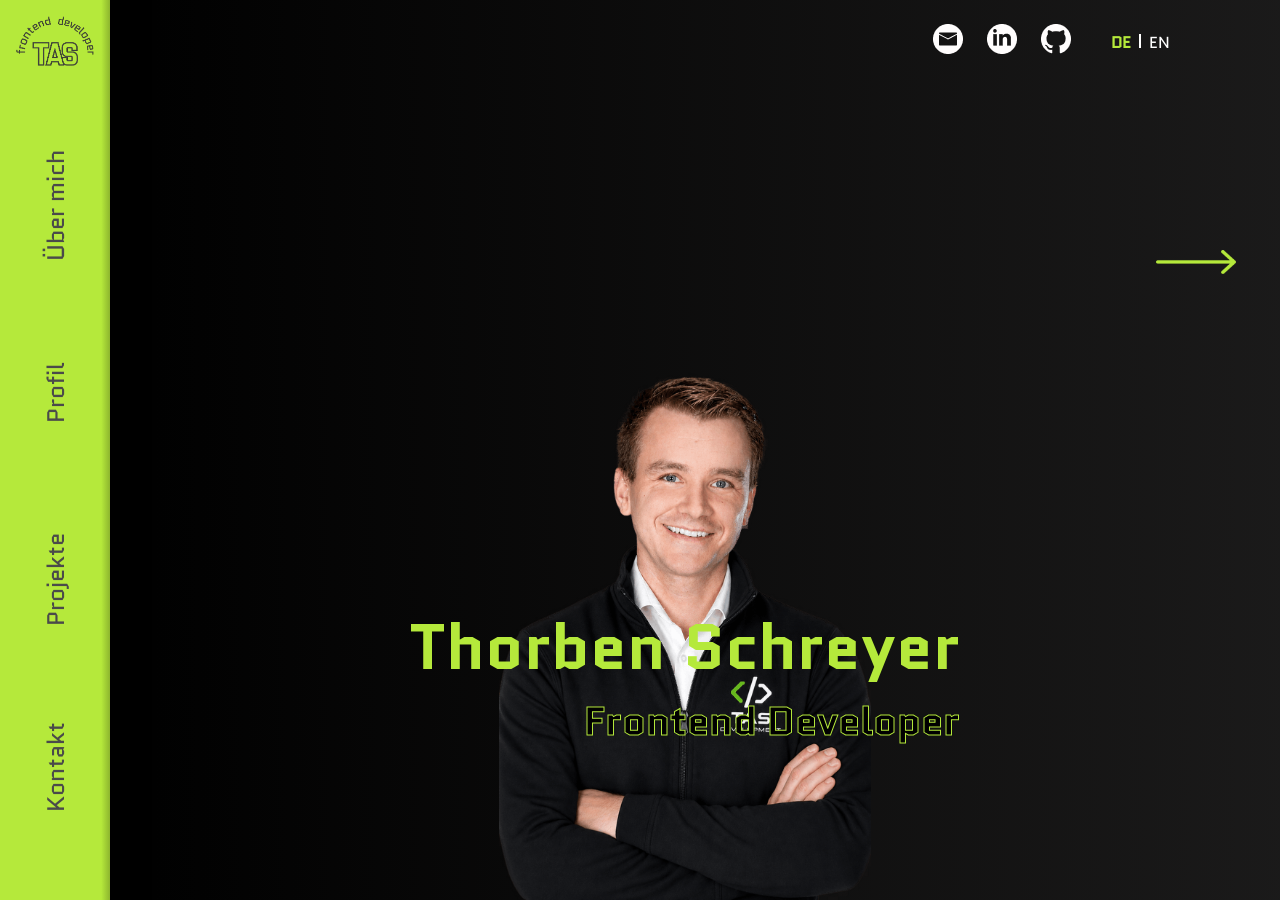
<file: index.html>
<!doctype html>
<html lang="en">
  <head>
    <meta charset="UTF-8" />
    <meta name="viewport" content="width=device-width, initial-scale=1.0" />
    <!-- CSS - Script -->
    <link rel="stylesheet" href="css/style.css" />
    <link rel="stylesheet" href="css/hero_section.css" />
    <link rel="stylesheet" href="css/why_me_section.css" />
    <link rel="stylesheet" href="css/skill_section.css" />
    <link rel="stylesheet" href="css/contact_section.css" />
    <link rel="stylesheet" href="css/references.css" />
    <link rel="stylesheet" href="css/projects.css" />
    <link rel="stylesheet" href="css/font.css" />
    <link rel="stylesheet" href="css/responsive/responsive-desktop.css" />
    <link rel="stylesheet" href="css/responsive/responsive-mobile.css" />
    <link rel="stylesheet" href="css/responsive/responsive-projects.css" />
    <link rel="stylesheet" href="css/responsive/arrow-responsives.css" />

    <!-- JS Script -->
    <script src="./scripts/script.js" defer></script>
    <script src="./scripts/contact.js" defer></script>
    <!-- FAVICON -->
    <link
      rel="shortcut icon"
      href="./assets/img/favicon.png"
      type="image/x-icon"
    />
    <title>Thorben Schreyer</title>
  </head>
  <body>
    <!-----------------------------
     Content Container 
     ------------------------------>

    <!----------------------------- 
    Navigation Container 
    ------------------------------>
    <nav>
      <a href="#hero-section">
        <img
          src="./assets/img/tas_logo.png"
          class="navigation-img"
          alt="Initials-logo"
      /></a>

      <div class="navigation-links">
        <a data-i18n="why-me" class="navigation-item" href="#why-me-section"
          >Why me</a
        >
        <a data-i18n="skills" class="navigation-item" href="#skill-section"
          >Skills</a
        >
        <a data-i18n="my-work" class="navigation-item" href="#portfolio-section"
          >My Work</a
        >
        <a data-i18n="contact" class="navigation-item" href="#contact-section"
          >Contact</a
        >
      </div>
      <img
        onclick="openMenuDialog()"
        class="mobile-burger-menu"
        src="./assets/img/burger-menu.png"
        alt=""
      />
    </nav>
    <div class="black-to-transparent"></div>
    <div class="sections">
      <div class="sections-track">
        <div class="social-icons">
          <a href="mailto:thorben.schreyer@web.de"
            ><img
              class="mail-img"
              src="./assets/img/mail_default.png"
              alt="mail"
          /></a>
          <a
            href="https://www.linkedin.com/in/thorben-ansgar-schreyer-040977301/"
            target="_blank"
            ><img
              class="linkedIn-img"
              src="./assets/img/linkedIn_default.png"
              alt="linkedIn"
          /></a>
          <a href="https://github.com/thorbenschreyer" target="_blank"
            ><img
              class="git-img"
              src="./assets/img/github_default.png"
              alt="ithub"
          /></a>
          <div class="language-buttons">
            <span id="de-btn" class="language-button-color language-btn-active">DE</span>
            <hr />
            <span id="en-btn" class="language-button-color">EN</span>
          </div>
        </div>
        <!-----------------------------
     Hero Section 
    ------------------------------>
        <section id="hero-section" class="hero-section">
          <div class="developper-image">
            <img
              class="my-img"
              src="./assets/img/my_person.png"
              alt="Personal Photo"
            />
            <div class="hero-name">
              <div class="hero-name-mobile">
                <span class="developer-name" data-i18n="name"></span>
                <span
                  class="developer-function"
                  data-i18n="Frontend-Developer"
                ></span>
              </div>
              <span class="developer-location">Mannheim</span>
            </div>
          </div>
          <a href="#why-me-section">
            <img
              class="arrow-right arrow-right-transform arrow-position-hero"
              src="./assets/img/arrow_right.png"
              alt="Arrow Right"
          /></a>
        </section>

        <!-----------------------------
    Why me Section
    ------------------------------>
        <section id="why-me-section" class="why-me-section unset-height-mobile">
          <div class="why-me-content">
            <div class="why-me-textarea">
              <div data-i18n="why-me" class="why-me-header">Why me</div>

              <div class="why-me-description">
                <p class="motivation" data-i18n="why-me-motivation"></p>

                <span data-i18n="why-me-i-am">I am</span>
                <div class="why-me-icons">
                  <div class="why-me-icon mobile-not-displayed">
                    <img
                      src="./assets/img/location-default.png"
                      alt="Location Icon"
                    />
                    <img
                      class="why-me-icon-city-hover"
                      src="./assets/img/located_city_hover.png"
                      alt=""
                    />
                    <p data-i18n="why-me-located"></p>
                  </div>

                  <div class="why-me-icon">
                    <img
                      class="remote-mobile"
                      src="./assets/img/remote_default.png"
                      alt="Remote Icon"
                    />
                    <img
                      class="why-me-icon-remote-hover"
                      src="./assets/img/work_remote_hover.png"
                      alt=""
                    />
                    <p data-i18n="why-me-remote"></p>
                  </div>

                  <div class="why-me-icon">
                    <div class="bag-img">
                      <img
                        class="bag-griff"
                        src="./assets/img/bag-griff.png"
                        alt=""
                      />
                      <img
                        class="bag-corpus"
                        src="./assets/img/bag-corpus.png"
                        alt=""
                      />
                      <img
                        class="bag-roll"
                        src="./assets/img/bag-roll.png"
                        alt=""
                      />
                    </div>
                    <p data-i18n="why-me-relocate"></p>
                  </div>
                </div>
              </div>
            </div>

            <div class="contact-me-button-area">
              <a href="#contact-section" class="btn contact-me-btn"
                ><span data-i18n="contact-me"></span
              ></a>
            </div>
            <a href="#skill-section">
              <img
                class="arrow-right arrow-right-transform arrow-why-me"
                src="./assets/img/arrow_right.png"
                alt="Arrow Right"
            /></a>
          </div>
        </section>

        <!-----------------------------
    Skill Section
    ------------------------------>
        <section id="skill-section" class="skill-section unset-height-mobile">
          <div class="skill-section-content">
            <div class="skill-section-content-left">
              <p data-i18n="skills-page">My Skill Set</p>
            </div>
            <div class="skill-section-content-right">
              <div class="skill-section-text">
                <p data-i18n="skill-skills"></p>
              </div>
              <div class="skill-section-img-up">
                <div class="detail-skill-section-img-up">
                  <div class="skill">
                    <img
                      src="./assets/img/Angular-new-logo-small 1.png"
                      alt=""
                    />
                    <p>Angular</p>
                  </div>
                  <div class="skill">
                    <img src="./assets/img/typescript.png" alt="" />
                    <p>TypeScript</p>
                  </div>
                  <div class="skill">
                    <img src="./assets/img/Javascript.png" alt="" />
                    <p>JavaScript</p>
                  </div>
                </div>
                <div class="detail-skill-section-img-up">
                  <div class="skill">
                    <img src="./assets/img/html.png" alt="" />
                    <p>HTML</p>
                  </div>
                  <div class="skill">
                    <img src="./assets/img/css.png" alt="" />
                    <p>CSS</p>
                  </div>
                  <div class="skill">
                    <img src="./assets/img/Api.png" alt="" />
                    <p>REST-API</p>
                  </div>
                </div>
              </div>
              <div class="skill-section-img-down">
                <div class="detail-skill-section-img-up">
                  <div class="skill">
                    <img src="./assets/img/supabase.png" alt="" />
                    <p>Supabase</p>
                  </div>
                  <div class="skill">
                    <img src="./assets/img/git.png" alt="" />
                    <p>Git</p>
                  </div>
                  <div class="skill">
                    <img src="./assets/img/scrum.png" alt="" />
                    <p>Scrum</p>
                  </div>
                </div>
                <div class="detail-skill-section-img-up last-skill-section">
                  <div class="skill">
                    <img src="./assets/img/materialdesign.png" alt="" />
                    <p>Material Design</p>
                  </div>
                  <div class="skill show-in-mobile">
                    <img src="./assets/img/challangeme.png" alt="" />
                    <p>Challange me</p>
                  </div>
                </div>
                <p class="skill-motivation" data-i18n="skill-motivation"></p>
              </div>
            </div>
            <a href="#portfolio-section">
              <img
                class="arrow-right arrow-right-transform arrow-skill-section"
                src="./assets/img/arrow_right.png"
                alt="Arrow Right"
            /></a>
          </div>
        </section>

        <!-----------------------------
    Portfolio Section
    ------------------------------>
        <section
          id="portfolio-section"
          class="portfolio-section unset-height-mobile"
        >
          <div class="all-projects">
            <div data-i18n="my-work-Page" class="project-header">My Work</div>
            <!-----------------------------
    Project 1

            <div class="project">
              <div class="project-head">
                <span class="project-head-number">1</span>
                <span
                  data-i18n="project-burgerhouse-project"
                  class="project-head-project-name"
                ></span>
              </div>

              <div class="project-text-section">
                <span class="prject-description-head">
                  <img
                    class="prject-description-head-img"
                    src="./assets/img/Ellipse-img.png"
                    alt=""
                  />
                  <h2 data-i18n="about" class="project-h2"></h2>
                </span>

                <p
                  data-i18n="project-burgerhouse-about"
                  class="about-the-project project-text"
                ></p>
                <div class="content">
                  <span class="prject-description-head"
                    ><img
                      class="prject-description-head-img"
                      src="./assets/img/Ellipse-img.png"
                      alt=""
                    />
                    <h2 data-i18n="technologies" class="project-h2"></h2>
                  </span>

                  <p
                    data-i18n-html="project-burgerhouse-technologies"
                    class="technologys-project project-text"
                  ></p>
                  <div class="project-hover">
                    <div class="prject-description-normal">
                      <span class="prject-description-head"
                        ><img
                          class="prject-description-head-img"
                          src="./assets/img/Ellipse-img.png"
                          alt=""
                        />
                        <h2 data-i18n="what-i-learned" class="project-h2"></h2>
                      </span>
                      <p
                        data-i18n="project-burgerhouse-learnd"
                        class="learned-project project-text"
                      ></p>
                    </div>

                    <div class="prject-description-hover">
                      <span class="prject-description-head"
                        ><img
                          class="prject-description-head-img"
                          src="./assets/img/Ellipse-img.png"
                          alt=""
                        />
                        <h2 data-i18n="group" class="project-h2"></h2>
                      </span>
                      <p
                        data-i18n="project-burgerhouse-group"
                        class="learned-project project-text"
                      ></p>
                    </div>
                  </div>

                  <div class="project-presentation">
                    <div class="overlay"></div>
                    <img
                      class="project-img"
                      src="./assets/img/project-burgerhouse.png"
                      alt=""
                    />
                    <div class="project-btn-section">
                      <a
                        href="https://github.com/thorbenschreyer/Bestellapp"
                        target="_blank"
                        class="github-btn"
                        >GitHub</a
                      >
                      <a
                        href="http://order.thorben-schreyer.de"
                        target="_blank"
                        class="btn project-btn"
                        ><span>Live Test</span></a
                      >
                    </div>
                  </div>
                </div>
              </div>
              <div class="show-more-btn">
                <button class="toggle" data-i18n="show-more">Show more</button>
                <img src="./assets/img/show-more.png" alt="" />
              </div>
            </div>
    ------------------------------>
            <!-----------------------------
    Project 2
    ------------------------------>
            <div class="project">
              <div class="project-head">
                <span class="project-head-number">1</span>
                <span
                  data-i18n="project-join-projekt"
                  class="project-head-project-name"
                ></span>
              </div>

              <div class="project-text-section">
                <span class="prject-description-head">
                  <img
                    class="prject-description-head-img"
                    src="./assets/img/Ellipse-img.png"
                    alt=""
                  />
                  <h2 data-i18n="about" class="project-h2"></h2>
                </span>

                <p
                  data-i18n="project-join-about"
                  class="about-the-project project-text"
                ></p>
                <div class="content">
                  <span class="prject-description-head"
                    ><img
                      class="prject-description-head-img"
                      src="./assets/img/Ellipse-img.png"
                      alt=""
                    />
                    <h2 data-i18n="technologies" class="project-h2"></h2>
                  </span>

                  <p
                    data-i18n="project-join-technologies"
                    class="technologys-project project-text"
                  ></p>
                  <div class="project-hover">
                    <div class="prject-description-normal">
                      <span class="prject-description-head"
                        ><img
                          class="prject-description-head-img"
                          src="./assets/img/Ellipse-img.png"
                          alt=""
                        />
                        <h2 data-i18n="technologies" class="project-h2"></h2>
                      </span>
                      <p
                        data-i18n="project-join-learned"
                        class="learned-project project-text"
                      ></p>
                    </div>

                    <div class="prject-description-hover">
                      <span class="prject-description-head"
                        ><img
                          class="prject-description-head-img"
                          src="./assets/img/Ellipse-img.png"
                          alt=""
                        />
                        <h2 data-i18n="group" class="project-h2"></h2>
                      </span>
                      <p
                        data-i18n="project-join-group"
                        class="learned-project project-text"
                      ></p>
                    </div>
                  </div>

                  <div class="project-presentation">
                    <div class="overlay"></div>
                    <img
                      class="project-img"
                      src="./assets/img/project-join.png"
                      alt=""
                    />
                    <div class="project-btn-section">
                      <a
                        href="https://github.com/thorbenschreyer/join"
                        target="_blank"
                        class="github-btn"
                        >GitHub</a
                      >
                      <a
                        href="http://join.thorben-schreyer.de/login.html"
                        target="_blank"
                        class="btn project-btn"
                        ><span>Live Test</span></a
                      >
                    </div>
                  </div>
                </div>
              </div>
              <div class="show-more-btn">
                <button class="toggle" data-i18n="show-more">Show more</button>
                <img src="./assets/img/show-more.png" alt="" />
              </div>
            </div>

            <!-----------------------------
    Project 3
    ------------------------------>
            <div class="project">
              <div class="project-head">
                <span class="project-head-number">2</span>
                <span
                  data-i18n="project-pollo-projekt"
                  class="project-head-project-name"
                ></span>
              </div>

              <div class="project-text-section">
                <span class="prject-description-head">
                  <img
                    class="prject-description-head-img"
                    src="./assets/img/Ellipse-img.png"
                    alt=""
                  />
                  <h2 data-i18n="about" class="project-h2"></h2>
                </span>
                <p
                  data-i18n="project-pollo-about"
                  class="about-the-project project-text"
                ></p>

                <div class="content">
                  <span class="prject-description-head"
                    ><img
                      class="prject-description-head-img"
                      src="./assets/img/Ellipse-img.png"
                      alt=""
                    />
                    <h2 data-i18n="technologies" class="project-h2"></h2>
                  </span>

                  <p
                    data-i18n="project-pollo-technologies"
                    class="technologys-project project-text"
                  ></p>
                  <div class="project-hover">
                    <div class="prject-description-normal">
                      <span class="prject-description-head"
                        ><img
                          class="prject-description-head-img"
                          src="./assets/img/Ellipse-img.png"
                          alt=""
                        />
                        <h2 data-i18n="what-i-learned" class="project-h2"></h2>
                      </span>
                      <p
                        data-i18n="project-pollo-learnd"
                        class="learned-project project-text"
                      ></p>
                    </div>

                    <div class="prject-description-hover">
                      <span class="prject-description-head"
                        ><img
                          class="prject-description-head-img"
                          src="./assets/img/Ellipse-img.png"
                          alt=""
                        />
                        <h2 data-i18n="group" class="project-h2"></h2>
                      </span>
                      <p
                        data-i18n="project-pollo-group"
                        class="learned-project project-text"
                      ></p>
                    </div>
                  </div>

                  <div class="project-presentation">
                    <div class="overlay"></div>
                    <img
                      class="project-img"
                      src="./assets/img/project-loco.png"
                      alt=""
                    />
                    <div class="project-btn-section">
                      <a
                        target="_blank"
                        href="https://github.com/thorbenschreyer/el_pollo_loco"
                        class="github-btn"
                        >GitHub</a
                      >
                      <a
                        href="http://el-pollo-loco.thorben-schreyer.de"
                        target="_blank"
                        class="btn project-btn"
                        ><span>Live Test</span></a
                      >
                    </div>
                  </div>
                </div>
              </div>
              <div class="show-more-btn">
                <button class="toggle" data-i18n="show-more">Show more</button>
                <img src="./assets/img/show-more.png" alt="" />
              </div>
            </div>

            <!-----------------------------
    Ongoing Project
    ------------------------------>

            <div class="ongoing-project">
              <div class="ongoing-project-head">
                <span class="project-head-number ongoing-number">3</span>
                <span
                  data-i18n="next-project"
                  class="project-head-project-name ongoing-head"
                ></span>
              </div>
              <p
                data-i18n-html="ongoing-projekt"
                class="ongoing-project-text"
              ></p>
              <div class="ongoing-project-button">
                <a class="btn" href="#contact-section"
                  ><span data-i18n="ongoing-lets-talk"></span
                ></a>
              </div>
            </div>
          </div>

          <a href="#reference-section">
            <img
              class="arrow-right arrow-right-transform arrow-position-skill-section"
              src="./assets/img/arrow_right.png"
              alt="Arrow Right"
          /></a>
        </section>

        <!-----------------------------
    Reference Section
    ------------------------------>
        <section
          id="reference-section"
          class="reference-section unset-height-mobile"
        >
          <div class="reference-section-container">
            <div data-i18n="reference" class="reference-head">References</div>
            <div class="need-teamplayer" data-i18n-html="need-teamplayer"></div>
            <div class="all-references">
              <div class="reference">
                <p data-i18n="reference-1" class="reference-content"></p>
                <hr />
                <div class="name-and-project">
                  <p class="customer-name">
                    Markus <br class="desktop-display-none" />
                    Schneider
                  </p>
                  <p class="project-name">
                    Project <br class="desktop-display-none" />
                    JOIN
                  </p>
                </div>
              </div>

              <div class="reference">
                <p data-i18n="reference-2" class="reference-content"></p>
                <hr />
                <div class="name-and-project">
                  <p class="customer-name">
                    Florian <br class="desktop-display-none" />
                    Müller
                  </p>
                  <p class="project-name">
                    Project <br class="desktop-display-none" />
                    El Polo Loco
                  </p>
                </div>
              </div>

              <div class="reference">
                <p data-i18n="reference-3" class="reference-content"></p>
                <hr />
                <div class="name-and-project">
                  <p class="customer-name">
                    Julia <br class="desktop-display-none" />
                    Wagner
                  </p>
                  <p class="project-name">
                    Project <br class="desktop-display-none" />
                    Burger House
                  </p>
                </div>
              </div>
            </div>
            <div class="reference-dots desktop-slider">
              <button class="dot active" data-slide="0"></button>
              <button class="dot" data-slide="1"></button>
              <button class="dot" data-slide="2"></button>
            </div>
          </div>
          <a href="#contact-section">
            <img
              class="arrow-right arrow-right-transform arrow-position-reference-section"
              src="./assets/img/arrow_right.png"
              alt="Arrow Right"
          /></a>
        </section>

        <!-----------------------------
    Contact Section
    ------------------------------>
        <section
          id="contact-section"
          class="contact-section unset-height-mobile"
        >
          <div class="contact-content">
            <div class="impressum-upper-section-mobile">
              <span class="moble-contact-head" data-i18n="moble-contact-head"
                >Contact me:</span
              >
              <p data-i18n-html="work-together" class="impressum-text"></p>

              <div class="impressum-contact-details">
                <p>
                  <span class="icon-wrapper">
                    <img
                      class="icon-default"
                      src="./assets/img/email-default.png"
                      alt=""
                    />
                    <img
                      class="icon-hover"
                      src="./assets/img/email-hover.png"
                      alt=""
                    /> </span
                  ><a href="mailto:tohrben.schreyer@web.de"
                    >thorben.schreyer@web.de</a
                  >
                </p>
                <p>
                  <span class="icon-wrapper">
                    <img
                      class="icon-default"
                      src="./assets/img/phone-default.png"
                      alt=""
                    />
                    <img
                      class="icon-hover"
                      src="./assets/img/phone-hover.png"
                      alt=""
                    />
                  </span>
                  <a href="tel:+491778561261">+49 (0) 1778561261</a>
                </p>
              </div>
            </div>

            <div class="contact-form">
              <div data-i18n="contact-me" class="contact-head"></div>
              <form id="kontaktForm" action="" novalidate>
                <input
                  class="input-form"
                  type="text"
                  data-i18n-placeholder="your-name"
                  id="name"
                />
                <input
                  class="input-form"
                  type="email"
                  data-i18n-placeholder="your-e-mail"
                  id="email"
                />
                <textarea
                  class="input-message input-form"
                  type="text"
                  data-i18n-placeholder="your-massage"
                  id="userMessage"
                  
                ></textarea>
                <div class="checkbox-area">
                  <label class="custom-checkbox" for="checkbox">
                    <input
                      id="checkbox"
                      class="checkbox-input"
                      type="checkbox"
                    />

                    <img
                      class="checked"
                      src="./assets/img/checed-succes.png"
                      alt=""
                    />
                    <img
                      class="unchecked"
                      src="./assets/img/not-checed.png"
                      alt=""
                    />
                    <img
                      class="checkbox-hover"
                      src="./assets/img/cheched-hover.png"
                      alt=""
                    />
                    <img
                      class="not-checked"
                      src="./assets/img/checed-error.png"
                      alt=""
                    />
                  </label>
                  <div>
                    <p
                      data-i18n-html="contact-read-pp"
                      class="checkbox-text"
                    ></p>
                    <p id="error-text" class="error-text"></p>
                  </div>
                </div>
                <div class="form-btn-area">
                  <button
                    id="send-button"
                    type="submit"
                    class="form-send-btn btn btn-disable"
                  >
                    <span data-i18n="send">Send</span>
                  </button>
                </div>
              </form>
            </div>
            <div class="footer-space">
            </div>
            <div class="impressum-section">
              <div class="impressum-upper-section">
                <p data-i18n-html="work-together" class="impressum-text"></p>

                <div class="impressum-contact-details">
                  <p>
                    <span class="icon-wrapper">
                      <img
                        class="icon-default"
                        src="./assets/img/email-default.png"
                        alt=""
                      />
                      <img
                        class="icon-hover"
                        src="./assets/img/email-hover.png"
                        alt=""
                      /> </span
                    ><a href="mailto:tohrben.schreyer@web.de"
                      >thorben.schreyer@web.de</a
                    >
                  </p>
                  <p>
                    <span class="icon-wrapper">
                      <img
                        class="icon-default"
                        src="./assets/img/phone-default.png"
                        alt=""
                      />
                      <img
                        class="icon-hover"
                        src="./assets/img/phone-hover.png"
                        alt=""
                      />
                    </span>
                    <a href="tel:+491778561261">+49 (0) 1778561261</a>
                  </p>
                </div>
              </div>
              <div class="impressum-lower-section">
                <a data-i18n="Privacy-Policy" href="privacy-policy.html"
                  >Privacy Policy</a
                >
                <a data-i18n="Legal-Notice" href="legal-notice.html"
                  >Legal Notice</a
                >
                <p>&copy; Thorben Ansgar Schreyer 2026</p>
              </div>
            </div>
            <a href="#hero-section">
              <img
                class="arrow-right arrow-left-transform arrow-contact"
                src="./assets/img/arrow_left.png"
                alt="Arrow Right "
            /></a>
            <div class="mobile-arrow-section">
              <a href="#hero-section">
                <img
                  class="arrow-right arrow-left-transform arrow-mobile"
                  src="./assets/img/arrow_up.png"
                  alt="Arrow Right "
              /></a>
            </div>
            <div class="social-icons-mobile">
              <a href="mailto:thorben.schreyer@web.de"
                ><img
                  class="mail-img"
                  src="./assets/img/mail_default.png"
                  alt="mail"
              /></a>
              <a
                href="https://www.linkedin.com/in/thorben-ansgar-schreyer-040977301/"
                target="_blank"
                ><img
                  class="linkedIn-img"
                  src="./assets/img/linkedIn_default.png"
                  alt="linkedIn"
              /></a>
              <a href="https://github.com/thorbenschreyer" target="_blank"
                ><img
                  class="git-img"
                  src="./assets/img/github_default.png"
                  alt="ithub"
              /></a>
            </div>
          </div>
          <!-----------------------------
    Footer Section
    ------------------------------>
          <footer>
            <div class="footer-mobile">
              <a href="#hero-section">
                <img src="./assets/img/tas_logo.png" alt="" />
              </a>
              <p>&copy; Thorben Ansgar Schreyer 2026</p>
              <div class="impressum-link-mobile">
                <a data-i18n="Privacy-Policy" href="privacy-policy.html"
                  >Privacy Policy</a
                >
                <hr />
                <a data-i18n="Legal-Notice" href="legal-notice.html"
                  >Legal Notice</a
                >
              </div>
            </div>
          </footer>
        </section>
      </div>
    </div>
    <dialog id="sucsess-dialog" class="sucsess-dialog">
      <div class="sucsess-content">
        <p data-i18n="thanks-sucsess">Vielen Dank!</p>
        <p data-i18n="succsess">Ihre Anfrage wurde versendet, wir melden uns in kürze.</p>
      </div>
    </dialog>

    <dialog class="mobile-menu" id="mobile-menu">
      <div class="dialog-content">
        <div class="close-dialog-area">
          <img
            onclick="closeMenuDialog()"
            src="./assets/img/close.png"
            alt=""
          />
        </div>

        <div class="navigation-links-mobile">
          <a
            onclick="closeMenuDialog()"
            data-i18n="why-me"
            class="navigation-item"
            href="#why-me-section"
            >Why me</a
          >
          <a
            onclick="closeMenuDialog()"
            data-i18n="skills"
            class="navigation-item"
            href="#skill-section"
            >Skills</a
          >
          <a
            onclick="closeMenuDialog()"
            data-i18n="my-work"
            class="navigation-item"
            href="#portfolio-section"
            >My Work</a
          >
          <a
            onclick="closeMenuDialog()"
            data-i18n="contact"
            class="navigation-item"
            href="#contact-section"
            >Contact</a
          >
          <div class="language-buttons">
            <span
              onclick="closeMenuDialog()"
              class="btn-mobile language-btn-active"
              id="de-btn-mobile"
              >DE</span
            >
            <hr />
            <span
              onclick="closeMenuDialog()"
              class="btn-mobile language-button-color"
              id="en-btn-mobile"
              >EN</span
            >
          </div>
        </div>
      </div>
    </dialog>
  </body>
</html>
</file>
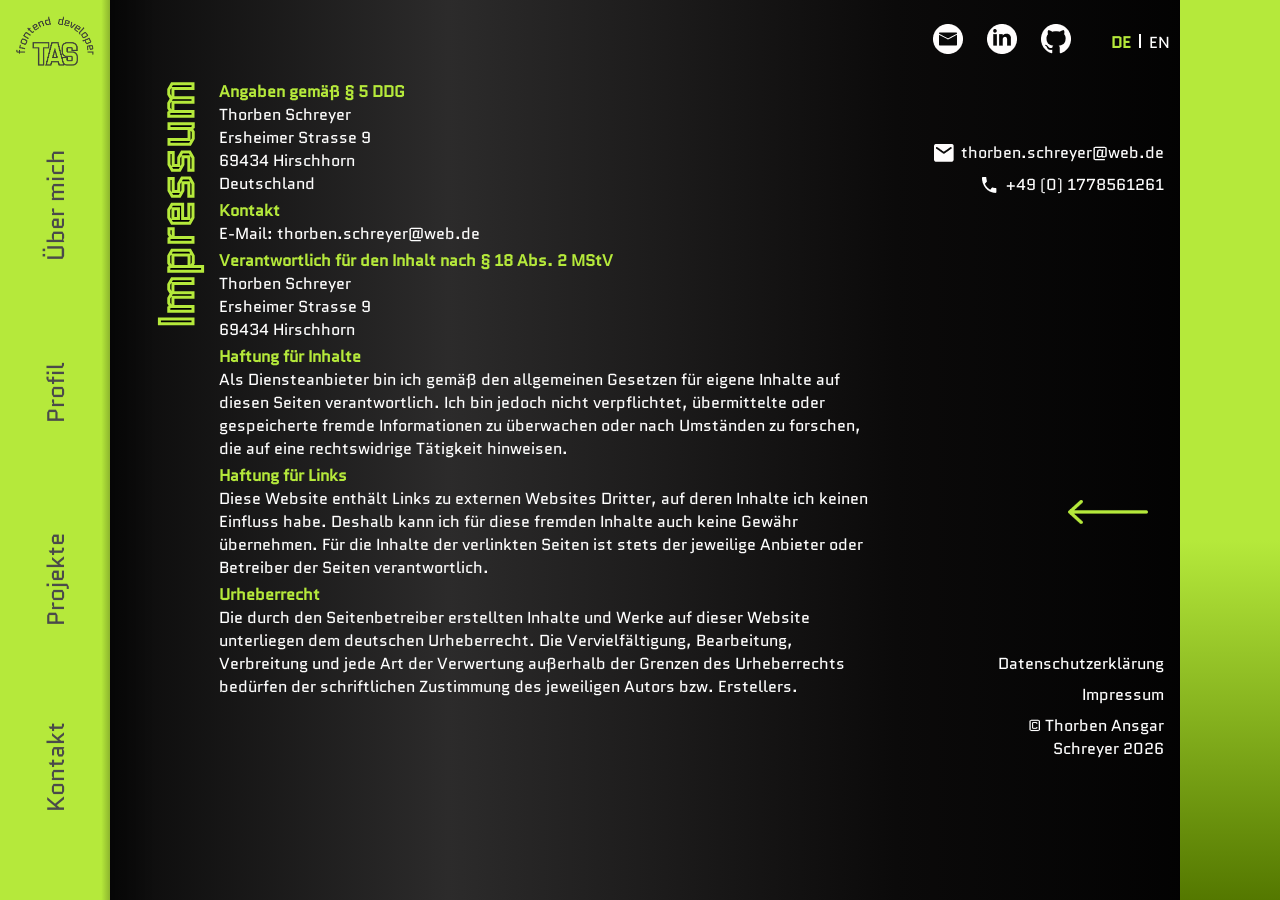
<file: legal-notice.html>
<!doctype html>
<html lang="en">
  <head>
    <meta charset="UTF-8" />
    <meta name="viewport" content="width=device-width, initial-scale=1.0" />
    <!-- CSS - Script -->
    <link rel="stylesheet" href="css/style.css" />
    <link rel="stylesheet" href="css/hero_section.css" />
    <link rel="stylesheet" href="css/why_me_section.css" />
    <link rel="stylesheet" href="css/skill_section.css" />
    <link rel="stylesheet" href="css/contact_section.css" />
    <link rel="stylesheet" href="css/references.css" />
    <link rel="stylesheet" href="css/projects.css" />
    <link rel="stylesheet" href="css/font.css" />
    <link rel="stylesheet" href="css/impressum.css" />
    <link rel="stylesheet" href="css/responsive/responsive-desktop.css" />
    <link rel="stylesheet" href="css/responsive/responsive-mobile.css" />
    <link rel="stylesheet" href="css/responsive/responsive-projects.css" />
    <link rel="stylesheet" href="css/responsive/legal-notice-pp.css" />
    <!-- JS Script -->
    <script src="./scripts/script.js" defer></script>
    <!-- FAVICON -->
        <link
      rel="shortcut icon"
      href="./assets/img/favicon.png"
      type="image/x-icon"
    />
    <title>Impressum</title>
  </head>
  <body class="impressum-background">
    <nav id="top-of-page">
      <a href="index.html#hero-section">
        <img
          src="./assets/img/tas_logo.png"
          class="navigation-img"
          alt="Initials-logo"
      /></a>

      <div class="navigation-links">
        <a
          data-i18n="why-me"
          class="navigation-item"
          href="index.html#why-me-section"
          >Why me</a
        >
        <a
          data-i18n="skills"
          class="navigation-item"
          href="index.html#skill-section"
          >Skills</a
        >
        <a
          data-i18n="my-work"
          class="navigation-item"
          href="index.html#portfolio-section"
          >My Work</a
        >
        <a
          data-i18n="contact"
          class="navigation-item"
          href="index.html#contact-section"
          >Contact</a
        >
      </div>
      <img
        onclick="openMenuDialog()"
        class="mobile-burger-menu"
        src="./assets/img/burger-menu.png"
        alt=""
      />
    </nav>
    <div class="black-to-transparent"></div>
    <div class="social-icons">
      <a href="mailto:thorben.schreyer@web.de"
        ><img class="mail-img" src="./assets/img/mail_default.png" alt="mail"
      /></a>
      <a
        href="https://www.linkedin.com/in/thorben-ansgar-schreyer-040977301/"
        target="_blank"
        ><img
          class="linkedIn-img"
          src="./assets/img/linkedIn_default.png"
          alt="linkedIn"
      /></a>
      <a href="https://github.com/thorbenschreyer" target="_blank"
        ><img class="git-img" src="./assets/img/github_default.png" alt="ithub"
      /></a>
      <div class="language-buttons">
        <span id="de-btn">DE</span>
        <hr />
        <span id="en-btn">EN</span>
      </div>
    </div>

    <div class="impressum-container">
      <div class="impressum-content">
        <div class="back-arrow">
          <a href="index.html">
            <img src="./assets/img/go-back-arrow.png" alt="" />
          </a>
        </div>
        <div class="impressum-header">
          <p data-i18n="impressumTitle">Impressum</p>
        </div>

        <div class="impressumsite-text">
          <h2 data-i18n="impressumSection1Title">Angaben gemäß § 5 DDG</h2>

          <p data-i18n-html="impressumSection1Content">
            Thorben Schreyer<br />
            Ersheimer Strasse 9<br />
            69434 Hirschhorn<br />
            Deutschland
          </p>

          <h2 data-i18n="impressumSection2Title">Kontakt</h2>

          <p data-i18n="impressumSection2Content">
            E-Mail: thorben.schreyer@web.de
          </p>

          <h2 data-i18n="impressumSection3Title">
            Verantwortlich für den Inhalt nach § 18 Abs. 2 MStV
          </h2>

          <p data-i18n-html="impressumSection3Content">
            Thorben Schreyer<br />
            Ersheimer Strasse 9<br />
            69434 Hirschhorn
          </p>

          <h2 data-i18n="impressumSection4Title">Haftung für Inhalte</h2>

          <p data-i18n="impressumSection4Content">
            Als Diensteanbieter bin ich gemäß den allgemeinen Gesetzen für
            eigene Inhalte auf diesen Seiten verantwortlich.
          </p>

          <h2 data-i18n="impressumSection5Title">Haftung für Links</h2>

          <p data-i18n="impressumSection5Content">
            Diese Website enthält Links zu externen Websites Dritter.
          </p>

          <h2 data-i18n="impressumSection6Title">Urheberrecht</h2>

          <p data-i18n="impressumSection6Content">
            Die durch den Seitenbetreiber erstellten Inhalte und Werke auf
            dieser Website unterliegen dem deutschen Urheberrecht.
          </p>
        </div>
        <div class="footer-space"></div>
        <div class="impressum-detail">
          <div class="impressum-contact-details margin-imprssum-unset">
            <p>
              <span class="icon-wrapper">
                <img
                  class="icon-default"
                  src="./assets/img/email-default.png"
                  alt=""
                />
                <img
                  class="icon-hover"
                  src="./assets/img/email-hover.png"
                  alt=""
                /> </span
              ><a href="mailto:thorben.schreyer@web.de"
                >thorben.schreyer@web.de</a
              >
            </p>
            <p>
              <span class="icon-wrapper">
                <img
                  class="icon-default"
                  src="./assets/img/phone-default.png"
                  alt=""
                />
                <img
                  class="icon-hover"
                  src="./assets/img/phone-hover.png"
                  alt=""
                />
              </span>
              <a href="tel:+491778561261">+49 (0) 1778561261</a>
            </p>
          </div>
          <div class="impressum-lower-section">
            <a data-i18n="Privacy-Policy" href="privacy-policy.html"
              >Privacy Policy</a
            >
            <a data-i18n="Legal-Notice" href="legal-notice.html"
              >Legal Notice</a
            >
            <p class="copy-right">&copy; Thorben Ansgar <br />Schreyer 2026</p>
          </div>
        </div>
        <footer class="desktop-footer"></footer>
      </div>
    </div>
    <div class="footer-space"></div>
    <div class="mobile-arrow-section">
      <a href="#top-of-page">
        <img
          class="arrow-right arrow-left-transform arrow-mobile"
          src="./assets/img/arrow_up.png"
          alt="Arrow Right "
      /></a>
    </div>
    <div class="social-icons-mobile">
      <a href="mailto:thorben.schreyer@web.de"
        ><img class="mail-img" src="./assets/img/mail_default.png" alt="mail"
      /></a>
      <a
        href="https://www.linkedin.com/in/thorben-ansgar-schreyer-040977301/"
        target="_blank"
        ><img
          class="linkedIn-img"
          src="./assets/img/linkedIn_default.png"
          alt="linkedIn"
      /></a>
      <a href="https://github.com/thorbenschreyer" target="_blank"
        ><img class="git-img" src="./assets/img/github_default.png" alt="ithub"
      /></a>
    </div>
    <footer class="mobile-footer">
      <div class="footer-mobile">
        <img src="./assets/img/tas_logo.png" alt="" />
        <p>&copy; Thorben Ansgar Schreyer 2026</p>
        <div class="impressum-link-mobile">
          <a data-i18n="Privacy-Policy" href="privacy-policy.html"
            >Privacy Policy</a
          >
          <hr />
          <a data-i18n="Legal-Notice" href="legal-notice.html">Legal Notice</a>
        </div>
      </div>
    </footer>

    <a href="index.html#hero-section">
      <img
        class="arrow-right arrow-left-transform arrow-impressum"
        src="./assets/img/arrow_left.png"
        alt="Arrow Right "
    /></a>

    <dialog class="mobile-menu" id="mobile-menu">
      <div class="dialog-content">
        <div class="close-dialog-area">
          <img
            onclick="closeMenuDialog()"
            src="./assets/img/close.png"
            alt=""
          />
        </div>

        <div class="navigation-links-mobile">
          <a
            onclick="closeMenuDialog()"
            data-i18n="why-me"
            class="navigation-item"
            href="index.html#why-me-section"
            >Why me</a
          >
          <a
            onclick="closeMenuDialog()"
            data-i18n="skills"
            class="navigation-item"
            href="index.html#skill-section"
            >Skills</a
          >
          <a
            onclick="closeMenuDialog()"
            data-i18n="my-work"
            class="navigation-item"
            href="index.html#portfolio-section"
            >My Work</a
          >
          <a
            onclick="closeMenuDialog()"
            data-i18n="contact"
            class="navigation-item"
            href="index.html#contact-section"
            >Contact</a
          >
          <div class="language-buttons">
            <span
              onclick="closeMenuDialog()"
              class="btn-mobile language-btn-active"
              id="de-btn-mobile"
              >DE</span
            >
            <hr />
            <span
              onclick="closeMenuDialog()"
              class="btn-mobile language-button-color"
              id="en-btn-mobile"
              >EN</span
            >
          </div>
        </div>
      </div>
    </dialog>
  </body>
</html>
</file>
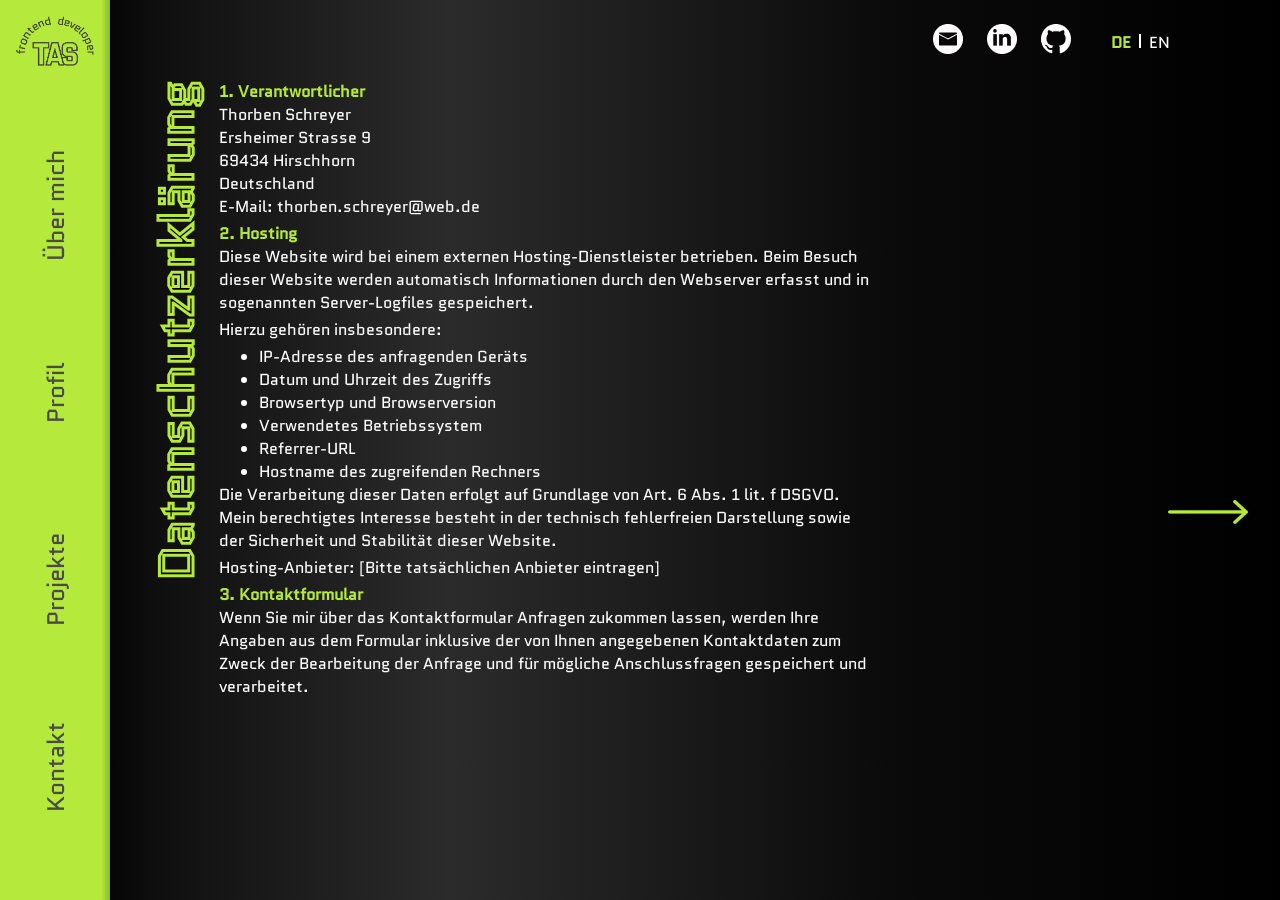
<file: privacy-policy.html>
<!doctype html>
<html lang="en">
  <head>
    <meta charset="UTF-8" />
    <meta name="viewport" content="width=device-width, initial-scale=1.0" />
    <!-- CSS - Script -->
    <link rel="stylesheet" href="css/style.css" />
    <link rel="stylesheet" href="css/hero_section.css" />
    <link rel="stylesheet" href="css/why_me_section.css" />
    <link rel="stylesheet" href="css/skill_section.css" />
    <link rel="stylesheet" href="css/contact_section.css" />
    <link rel="stylesheet" href="css/references.css" />
    <link rel="stylesheet" href="css/projects.css" />
    <link rel="stylesheet" href="css/font.css" />
    <link rel="stylesheet" href="css/impressum.css" />
    <link rel="stylesheet" href="css/responsive/responsive-desktop.css" />
    <link rel="stylesheet" href="css/responsive/responsive-mobile.css" />
    <link rel="stylesheet" href="css/responsive/responsive-projects.css" />
    <link rel="stylesheet" href="css/responsive/legal-notice-pp.css" />
    <!-- JS Script -->
    <script src="./scripts/script.js" defer></script>
    <!-- FAVICON -->
        <link
      rel="shortcut icon"
      href="./assets/img/favicon.png"
      type="image/x-icon"
    />
    <title>Privacy Policy</title>
  </head>
  <body class="impressum-background">
    <nav id="top-of-page">
      <a href="index.html#hero-section">
        <img
          src="./assets/img/tas_logo.png"
          class="navigation-img"
          alt="Initials-logo"
      /></a>

      <div class="navigation-links">
        <a
          data-i18n="why-me"
          class="navigation-item"
          href="index.html#why-me-section"
          >Why me</a
        >
        <a
          data-i18n="skills"
          class="navigation-item"
          href="index.html#skill-section"
          >Skills</a
        >
        <a
          data-i18n="my-work"
          class="navigation-item"
          href="index.html#portfolio-section"
          >My Work</a
        >
        <a
          data-i18n="contact"
          class="navigation-item"
          href="index.html#contact-section"
          >Contact</a
        >
      </div>
      <img
        onclick="openMenuDialog()"
        class="mobile-burger-menu"
        src="./assets/img/burger-menu.png"
        alt=""
      />
    </nav>
    <div class="black-to-transparent"></div>
    <div class="back-arrow">
      <a href="index.html">
        <img src="./assets/img/go-back-arrow.png" alt="" />
      </a>
    </div>
    <div class="social-icons">
      <a href="mailto:thorben.schreyer@web.de"
        ><img class="mail-img" src="./assets/img/mail_default.png" alt="mail"
      /></a>
      <a
        href="https://www.linkedin.com/in/thorben-ansgar-schreyer-040977301/"
        target="_blank"
        ><img
          class="linkedIn-img"
          src="./assets/img/linkedIn_default.png"
          alt="linkedIn"
      /></a>
      <a href="https://github.com/thorbenschreyer" target="_blank"
        ><img class="git-img" src="./assets/img/github_default.png" alt="ithub"
      /></a>
      <div class="language-buttons">
        <span id="de-btn">DE</span>
        <hr />
        <span id="en-btn">EN</span>
      </div>
    </div>
    <div class="impressum-container">
      <section id="page-1" class="impressum-content-section">
        <div class="impressum-header">
          <p data-i18n="privacyTitle">Datenschutzerklärung</p>
        </div>

        <div class="impressumsite-text">
          <h2 data-i18n="privacySection1Title">1. Verantwortlicher</h2>
          <p data-i18n-html="privacySection1Content">
            Thorben Schreyer<br />
            Ersheimer Strasse 9<br />
            69434 Hirschhorn<br />
            Deutschland<br />
            E-Mail: thorben.schreyer@web.de
          </p>

          <h2 data-i18n="privacySection2Title">2. Hosting</h2>

          <p data-i18n="privacySection2Content1">
            Diese Website wird bei einem externen Hosting-Dienstleister
            betrieben.
          </p>

          <p data-i18n="privacySection2Content2">
            Hierzu gehören insbesondere:
          </p>

          <ul>
            <li data-i18n="privacySection2List1">
              IP-Adresse des anfragenden Geräts
            </li>
            <li data-i18n="privacySection2List2">
              Datum und Uhrzeit des Zugriffs
            </li>
            <li data-i18n="privacySection2List3">
              Browsertyp und Browserversion
            </li>
            <li data-i18n="privacySection2List4">Verwendetes Betriebssystem</li>
            <li data-i18n="privacySection2List5">Referrer-URL</li>
            <li data-i18n="privacySection2List6">
              Hostname des zugreifenden Rechners
            </li>
          </ul>

          <p data-i18n="privacySection2Content3"></p>
          <p data-i18n="privacySection2Content4"></p>

          <h2 data-i18n="privacySection3Title">3. Kontaktformular</h2>

          <p data-i18n="privacySection3Content1"></p>
        </div>

        <a href="#page-2">
          <img
            class="arrow-right arrow-right-transform arrow-impressum-next"
            src="./assets/img/arrow_right.png"
            alt="next page"
          />
        </a>
      </section>

      <section id="page-2" class="impressum-content-section">
        <div class="impressumsite-text margin-impressumsite-text">
          <p data-i18n="privacySection3Content2"></p>
          <ul>
            <li data-i18n="privacySection3List1">Name</li>
            <li data-i18n="privacySection3List2">E-Mail-Adresse</li>
            <li data-i18n="privacySection3List3">Nachrichteninhalt</li>
            <li data-i18n="privacySection3List4">
              Datum und Uhrzeit der Anfrage
            </li>
          </ul>

          <p data-i18n="privacySection3Content3"></p>
          <p data-i18n="privacySection3Content4"></p>

          <h2 data-i18n="privacySection4Title">
            4. Kontaktaufnahme per E-Mail
          </h2>

          <p data-i18n="privacySection4Content"></p>

          <h2 data-i18n="privacySection5Title">
            5. Lokale Einbindung von Schriftarten
          </h2>

          <p data-i18n="privacySection5Content"></p>

          <h2 data-i18n="privacySection6Title">
            6. Externe Links zu sozialen Netzwerken
          </h2>

          <p data-i18n="privacySection6Content1"></p>
          <p data-i18n="privacySection6Content2"></p>
          <p data-i18n="privacySection6Content3"></p>
        </div>

        <a href="#page-3">
          <img
            class="arrow-right arrow-right-transform arrow-impressum-next"
            src="./assets/img/arrow_right.png"
            alt="next page"
          />
        </a>
      </section>

      <section id="page-3" class="impressum-content-section">
        <div class="impressumsite-text margin-impressumsite-text">
          <h2 data-i18n="privacySection7Title">7. Cookies</h2>
          <p data-i18n="privacySection7Content1"></p>
          <p data-i18n="privacySection7Content2"></p>

          <h2 data-i18n="privacySection8Title">8. SSL-/TLS-Verschlüsselung</h2>

          <p data-i18n="privacySection8Content"></p>

          <h2 data-i18n="privacySection9Title">9. Ihre Rechte</h2>

          <p data-i18n="privacySection9Content"></p>

          <ul>
            <li data-i18n="privacySection9List1"></li>
            <li data-i18n="privacySection9List2"></li>
            <li data-i18n="privacySection9List3"></li>
            <li data-i18n="privacySection9List4"></li>
            <li data-i18n="privacySection9List5"></li>
            <li data-i18n="privacySection9List6"></li>
          </ul>

          <h2 data-i18n="privacySection10Title">
            10. Beschwerderecht bei einer Aufsichtsbehörde
          </h2>

          <p data-i18n="privacySection10Content"></p>

          <h2 data-i18n="privacySection11Title">
            11. Änderungen dieser Datenschutzerklärung
          </h2>

          <p data-i18n="privacySection11Content1"></p>
          <p data-i18n="privacySection11Content2"></p>
        </div>

        <div class="footer-space"></div>

        <div class="impressum-detail">
          <div class="impressum-contact-details margin-imprssum-unset">
            <p>
              <span class="icon-wrapper">
                <img
                  class="icon-default"
                  src="./assets/img/email-default.png"
                  alt=""
                />
                <img
                  class="icon-hover"
                  src="./assets/img/email-hover.png"
                  alt=""
                />
              </span>
              <a href="mailto:thorben.schreyer@web.de">
                thorben.schreyer@web.de
              </a>
            </p>
            <p>
              <span class="icon-wrapper">
                <img
                  class="icon-default"
                  src="./assets/img/phone-default.png"
                  alt=""
                />
                <img
                  class="icon-hover"
                  src="./assets/img/phone-hover.png"
                  alt=""
                />
              </span>

              <a href="tel:+491778561261"> +49 (0) 1778561261 </a>
            </p>
          </div>

          <div class="impressum-lower-section">
            <a data-i18n="Privacy-Policy" href="privacy-policy.html"
              >Privacy Policy</a
            >
            <a data-i18n="Legal-Notice" href="legal-notice.html"
              >Legal Notice</a
            >

            <p class="copy-right" data-i18n-html="footerCopyright">
              &copy; Thorben Ansgar <br />
              Schreyer 2026
            </p>
          </div>
        </div>

        <a href="index.html#hero-section">
          <img
            class="arrow-right arrow-left-transform arrow-impressum"
            src="./assets/img/arrow_left.png"
            alt="Arrow Right"
          />
        </a>

        <footer class="desktop-footer"></footer>
      </section>
    </div>
    <div class="mobile-arrow-section">
      <a href="#top-of-page">
        <img
          class="arrow-right arrow-left-transform arrow-mobile"
          src="./assets/img/arrow_up.png"
          alt="Arrow Right "
      /></a>
    </div>
    <div class="social-icons-mobile">
      <a href="mailto:thorben.schreyer@web.de"
        ><img class="mail-img" src="./assets/img/mail_default.png" alt="mail"
      /></a>
      <a
        href="https://www.linkedin.com/in/thorben-ansgar-schreyer-040977301/"
        target="_blank"
        ><img
          class="linkedIn-img"
          src="./assets/img/linkedIn_default.png"
          alt="linkedIn"
      /></a>
      <a href="https://github.com/thorbenschreyer" target="_blank"
        ><img class="git-img" src="./assets/img/github_default.png" alt="ithub"
      /></a>
    </div>
    <footer class="mobile-footer">
      <div class="footer-mobile">
        <img src="./assets/img/tas_logo.png" alt="" />
        <p>&copy; Thorben Ansgar Schreyer 2026</p>
        <div class="impressum-link-mobile">
          <a data-i18n="Privacy-Policy" href="privacy-policy.html"
            >Privacy Policy</a
          >
          <hr />
          <a data-i18n="Legal-Notice" href="legal-notice.html">Legal Notice</a>
        </div>
      </div>
    </footer>
    <dialog class="mobile-menu" id="mobile-menu">
      <div class="dialog-content">
        <div class="close-dialog-area">
          <img
            onclick="closeMenuDialog()"
            src="./assets/img/close.png"
            alt=""
          />
        </div>

        <div class="navigation-links-mobile">
          <a
            onclick="closeMenuDialog()"
            data-i18n="why-me"
            class="navigation-item"
            href="index.html#why-me-section"
            >Why me</a
          >
          <a
            onclick="closeMenuDialog()"
            data-i18n="skills"
            class="navigation-item"
            href="index.html#skill-section"
            >Skills</a
          >
          <a
            onclick="closeMenuDialog()"
            data-i18n="my-work"
            class="navigation-item"
            href="index.html#portfolio-section"
            >My Work</a
          >
          <a
            onclick="closeMenuDialog()"
            data-i18n="contact"
            class="navigation-item"
            href="index.html#contact-section"
            >Contact</a
          >
          <div class="language-buttons">
            <span
              onclick="closeMenuDialog()"
              class="btn-mobile language-button-color language-btn-active"
              id="de-btn-mobile"
              >DE</span
            >
            <hr />
            <span
              onclick="closeMenuDialog()"
              class="btn-mobile language-button-color"
              id="en-btn-mobile"
              >EN</span
            >
          </div>
        </div>
      </div>
    </dialog>
  </body>
</html>
</file>
<file: css/style.css>
* {
  margin: 0;
  padding: 0;
}

body {
  scroll-snap-type: x mandatory;
  font-family: "Quantico-Regular";
}

:root {
  --white: #ffffff;
  --black: #000000;
  --main-green: #b5e93b;
  --light-green: #d3ed97;
  --light-grey: #4a4a4a;
}

.sections {
  margin-left: 172px;
  height: 100vh;

  overflow-x: auto;
  overflow-y: hidden;

  scroll-behavior: auto;
  scroll-snap-type: none;
}

.sections.no-snap {
  scroll-snap-type: none;
}

.sections-track {
  display: flex;
  width: max-content;

  background: linear-gradient(
    to right,
    #000000 0%,
    #2c2b2b 25%,
    #0b0a0a 50%,
    #323232 75%,
    #0b0a0a 100%
  );
}

.sections::-webkit-scrollbar {
  display: none;
}

section {
  display: flex;
  flex-direction: column;
  min-width: calc(100vw - 340px);
  height: 100vh;
  flex-shrink: 0;
  scroll-snap-align: start;
}

a {
  text-decoration: none;
}

.arrow-right {
  width: 107px;
  height: 32px;
  transition:
    transform 300ms ease,
    filter 300ms ease;
  z-index: 2;
}
@media (hover: hover) {
  .arrow-right::before {
    content: "";
    position: absolute;
    inset: -8px;
    background: #ccff00;
    border-radius: 100px;
    filter: blur(20px);
    opacity: 0;
    transition:
      opacity 300ms ease,
      transform 300ms ease;
    transform: scale(0.8);
    z-index: -1;
  }

  .arrow-right:hover {
    filter: drop-shadow(0 0 4px #b8ff2c)
      drop-shadow(0 0 12px rgba(184, 255, 44, 0.4));
  }

  .arrow-right-transform:hover {
    transform: translateX(10px);
  }

  .arrow-left-transform:hover {
    transform: translateX(-10px);
  }

  .arrow-right:hover::before {
    opacity: 0.7;
    transform: scale(1.2);
  }
}

.btn {
  position: relative;
  overflow: hidden;
  border-radius: 30px;
  color: var(--black);
  border: none;
  width: 100%;
  height: 100%;
  cursor: pointer;
  background: var(--main-green);

  display: flex;
  align-items: center;
  justify-content: center;
}

.ask-btn {
  text-align: center;
}

.btn span {
  position: relative;
  font-family: "Quantico-Regular";
  font-size: 16px;
  z-index: 2;
}

.btn::before {
  content: "";
  position: absolute;
  inset: 0;

  background: linear-gradient(to bottom, #b5e93b 0%, #547800 100%);

  opacity: 0;
  transition: opacity 300ms ease;
}

@media (hover: hover) {
  .btn:hover::before {
    opacity: 1;
  }
}

.btn-disable {
  pointer-events: none;
  background-color: #8c8989;
  color: #4a4a4a;
}

/*------------------------------------
     Social Media an Language
    ------------------------------------*/

.social-icons {
  display: flex;
  align-items: center;
  justify-content: space-between;
  position: fixed;
  top: 24px;
  right: 148px;
  gap: 24px;
  z-index: 5000;
}

.social-icons a {
  cursor: pointer;
}

.social-icons img {
  width: 30px;
  height: 30px;
}

.language-buttons {
  display: flex;
  align-items: center;
  margin-left: 16px;
}

.language-buttons span {
  font-size: 16px;
  cursor: pointer;
}

.language-buttons span:hover {
  color: var(--main-green);
}

.language-buttons hr {
  border: 1px solid var(--white);
  height: 12px;
  margin: 0px 8px 2px 8px;
}

.mail-img:hover {
  content: url(../assets/img/mail_hover.png);
}

.linkedIn-img:hover {
  content: url(../assets/img/linkedIn_hover.png);
}

.git-img:hover {
  content: url(../assets/img/github_hover.png);
}

/*------------------------------------
    Footer Section
------------------------------------*/
.footer-space {
  flex: 1;
  position: relative;
}

footer {
  min-width: 100px;
  height: 100vh;
  flex-shrink: 0;
  background: linear-gradient(to bottom, var(--main-green) 60%, #547800 100%);
}

/*------------------------------------
    Dialog
------------------------------------*/
.mobile-menu {
  inset: 0 auto auto 0;
  width: 100vw;
  max-width: 100vw;
  margin: 0;

  height: 317px;
  border-bottom-left-radius: 30px;
  border-bottom-right-radius: 30px;
  background: linear-gradient(to bottom, #b5e93b 50%, #547800 100%);
  border: unset;
}

.language-btn-active {
  font-weight: 700;
  color: var(--main-green);
}

.language-button-color {
  color: var(--white);
}

.dialog-content {
  width: 100%;
  height: 100%;
}

.close-dialog-area {
  width: 100%;
  text-align: end;
  padding-top: 16px;
}

.close-dialog-area img {
  margin-right: 16px;
}

.hero-name-mobile {
  display: flex;
  flex-direction: column;
  align-items: center;
}

.social-icons-mobile,
.navigation-links-mobile,
.arrow-mobile,
.desktop-slider,
.skill-motivation,
.developer-location,
.mobile-burger-menu,
.impressum-upper-section-mobile,
.footer-mobile,
.back-arrow,
.mobile-footer,
.show-more-btn {
  display: none;
}
</file>
<file: css/hero_section.css>
/*------------------------------------
    Navigation Container 
    ------------------------------------*/
nav {
  position: fixed;
  display: flex;
  flex-direction: column;
  align-items: center;
  width: 172px;
  height: 100%;
  z-index: 2000;
  background: linear-gradient(to left, #8db52e 0%, #b5e93b 8%);
}

.black-to-transparent {
  position: fixed;
  left: 172px;
  width: 42px;
  height: 100%;
  z-index: 1000;
  background:linear-gradient(to right, rgba(0, 0, 0, 0.42), transparent);
}

.navigation-img {
  width: 130px;
  height: auto;
  margin-top: 32px;
}

.navigation-links {
  display: flex;
  flex-direction: column;
  justify-content: space-evenly;
  margin: 40px 0px;
  height: 100%;
}

.navigation-links a {
  display: flex;
  align-items: center;
  justify-content: center;
  writing-mode: vertical-rl;
  transform: rotate(180deg);
  color: var(--light-grey);
  font-size: 32px;
}

.navigation-links a:hover {
  color: var(--white);
  transition: 150ms;
}

.navigation-links a.isActive {
  color: transparent;
  -webkit-text-stroke: 1px black;
  transition: 200ms;
  scale: 1.2;
}

/*------------------------------------
     Hero Section 
    ------------------------------------*/

.hero-section {
  display: flex;
  flex-direction: row;
  min-width: calc(100vw - 172px);
  position: relative;
}

.developper-image {
  display: flex;
  justify-content: center;
  align-items: end;
  flex: 1;
}

.my-img {
  position: absolute;
  bottom: 0px;
  height: 90%;
}

.hero-name {
  position: absolute;
  display: flex;
  align-items: end;
  flex-direction: column;
  position: absolute;
  width: 550px;
  left: 50%;
  top: 75%;
  transform: translate(-50%, -50%);
}

.developer-name {
  font-size: 80px;
  font-family: "Quantico-Bold";
  white-space: nowrap;
  color: var(--main-green);
}

.developer-function {
  width: 100%;
  text-align: end;
  font-size: 48px;
  font-family: "Quantico-Bold";
  color: var(--black);
  -webkit-text-stroke: 1px var(--main-green);
}

.arrow-position-hero {
  position: absolute;
  top: 430px;
  right: 24px;
}
</file>
<file: css/why_me_section.css>
/*------------------------------------
    Why me Section
    ------------------------------------*/

.why-me-section {
  position: relative;
}

.why-me-content {
  display: flex;
  flex-direction: column;
  margin-top: 160px;
  margin-left: 80px;
  width: 835px;
  height: 332px;
}

.why-me-textarea {
  display: flex;
  flex-direction: row;
  height: 285px;
  width: 100%;
}

.contact-me-button-area {
  display: flex;
  justify-content: end;
  align-items: center;
  width: 100%;
}

.contact-me-button-area a {
  display: flex;
  align-items: center;
  justify-content: center;
}

.contact-me-btn {
  margin-top: 32px;
  width: 146px;
  height: 45px;
}

.why-me-header {
  display: flex;
  justify-content: end;
  font-size: 56px;
  color: var(--black);
  -webkit-text-stroke: 3px var(--main-green);
  writing-mode: vertical-rl;
  transform: rotate(180deg);

  height: 100%;
  width: 80px;
}

.why-me-description {
  height: 80px;
  width: 100%;
  margin-left: 32px;
  color: var(--white);
  font-size: 16px;
  text-align: justify;
}

.why-me-description p {
  margin: 0px 0px 48px 0px;
}

.why-me-description span {
  font-size: 48px;
  color: var(--main-green);
}

.why-me-icons {
  width: 77%;
  height: 96px;
  margin-top: -30px;
  margin-left: 88px;
  display: flex;
  justify-content: space-between;
  align-items: end;
}

.why-me-icon {
  display: flex;
  justify-content: center;
  align-items: center;
  flex-direction: column;
  position: relative;
  width: 175px;
  transition: 400ms;
}

.why-me-icon:hover {
  color: var(--main-green);
}

.why-me-icon-city-hover {
  opacity: 0;
  transition: opacity 400ms ease;
}

.why-me-icon:hover .why-me-icon-city-hover {
  opacity: 1;
}

.why-me-icon-remote-hover {
  opacity: 0;
  transition: opacity 400ms ease;
  position: absolute;
  bottom: 63px;
  left: 59px;
}

.why-me-icon:hover .why-me-icon-remote-hover {
  opacity: 1;
}

.bag-corpus {
  position: absolute;
  top: 52px;
  z-index: 500;
}

.bag-roll {
  position: absolute;
  top: 84px;
  z-index: 400;
}

.bag-griff {
  position: absolute;
  bottom: 21px;
  transition: 400ms;
}

.why-me-icon:hover .bag-griff {
  bottom: 31px;
}

.why-me-icon p {
  margin: 16px 0px 0px 0px;
}

.arrow-why-me {
  position: absolute;
  right: 24px;
  top: 673px;
}

.motivation {
  height: 60px;
}

.bag-img {
  position: relative;
  width: 175px;
  height: 86px;
  display: flex;
  align-items: center;
  justify-content: center;
}
</file>
<file: css/skill_section.css>
.skill-section {
  position: relative;
}

.skill-section-content {
  display: flex;
  width: 900px;
  height: 360px;
  margin-left: 80px;
  margin-top: 470px;
}

.skill-section-img-up {
  display: flex;
  flex-direction: row;
  justify-content: space-around;
  width: 100%;
  height: 100px;
  margin-top: 32px;
}

.skill-section-img-down {
  display: flex;
  flex-direction: row;
  position: relative;
  justify-content: space-around;
  width: 84%;
  height: 100px;
  margin-top: 24px;
}

.skill-section-content-left {
  margin-bottom: 32px;
  margin-right: 80px;
}

.skill-section-content-left p {
  display: flex;
  justify-content: end;
  font-size: 56px;
  margin-right: 32px;
  color: var(--black);
  -webkit-text-stroke: 3px var(--main-green);
  writing-mode: vertical-rl;
  transform: rotate(180deg);
}

.skill-section-text p {
  color: var(--white);
  text-align: justify;
}

.arrow-skill-section {
  position: absolute;
  right: 24px;
  top: 360px;
}

.skill {
  position: relative;

  display: flex;
  flex-direction: column;
  align-items: center;
  justify-content: center;

  width: 120px;
  height: 120px;

  color: var(--white);
}

.skill::before {
  content: "";
  position: absolute;
  width: 80px;
  height: 80px;
  background: rgba(5, 233, 58, 0.28);
  border-radius: 50%;
  filter: blur(50px);
  opacity: 0;
  transition: opacity 250ms ease;
  z-index: 0;
}

.skill:hover::before {
  opacity: 1;
}

.skill img {
  position: relative;
  z-index: 2;

  transition: transform 250ms ease;
}

.skill:hover img {
  transform: scale(1.08);
}

.skill p {
  margin-top: 8px;
  text-align: center;
  width: 100%;
}

.contact-me-btn-skill {
  display: flex;
  align-items: center;
  justify-content: center;
  margin-top: 32px;
  width: 120px;
  height: 30px;
  padding: 8px;
}

.contact-me-btn-skil span {
  z-index: 1000;
}

.detail-skill-section-img-up {
  display: flex;
  flex-direction: row;
  justify-content: space-around;
  width: 100%;
}

.skill-motivation {
  position: absolute;
  display: block;
  color: #fffdfd;
  left: 625px;
  width: 185px;
}
</file>
<file: css/contact_section.css>
/*------------------------------------
    Contact Section
    ------------------------------------*/
.contact-section {
  position: relative;
  display: flex;
  flex-direction: row;
  width: calc(100vw - 170px);
}

.contact-content {
  flex: 1;
}

.arrow-contact {
  position: absolute;
  top: 550px;
  right: 132px;
}

.contact-content {
  display: flex;
  flex-direction: row;
}

.contact-head {
  display: flex;
  justify-content: end;
  font-size: 56px;
  margin-right: 32px;
  color: var(--black);
  -webkit-text-stroke: 3px var(--main-green);
  writing-mode: vertical-rl;
  transform: rotate(180deg);
  flex-shrink: 0;
  width: 80px;
  flex: 0 0 80px;
}

.contact-form {
  margin-top: 150px;
  display: flex;
  flex-direction: row;
  margin-left: 80px;
}

form {
  display: flex;
  flex-direction: column;
  width: 456px;
}

.checkbox-area {
  display: flex;
  align-items: start;
  color: var(--main-green);
}

.checkbox-area a {
  color: var(--white);
}

.form-btn-area {
  display: flex;
  justify-content: end;
  margin-top: 16px;
  width: 100%;
}

.form-send-btn {
  width: 95px;
  height: 45px;
}

.form-send-btn span {
  position: relative;
  z-index: 5;
}

.input-form {
  width: 100%;
  height: 60px;
  border: 1px solid var(--main-green);
  border-radius: 30px;
  background-color: transparent;
  color: var(--white);
  margin-bottom: 16px;
  text-indent: 24px;
}

.input-form::placeholder {
  color: #d3ed9766;
}

.input-message {
  width: 100%;
  height: 255px;
  border: 1px solid var(--main-green);
  border-radius: 30px;
  background-color: transparent;
  color: var(--white);
  margin-bottom: 8px;
  padding-top: 24px;
  box-sizing: border-box;
}

.checkbox-area {
  display: flex;
  gap: 12px;
}

.custom-checkbox {
  position: relative;

  display: flex;
  align-items: center;
  justify-content: center;

  min-width: 24px;
  width: 24px;
  height: 24px;

  cursor: pointer;
}

.checkbox-input {
  display: none;
}

.custom-checkbox img {
  position: absolute;
  inset: 0;

  width: 100%;
  height: 100%;

  transition: opacity 200ms ease;
}

/* -----------------------------
   DEFAULT STATES
------------------------------ */

.checked,
.checkbox-hover,
.not-checked {
  opacity: 0;
}

.unchecked {
  opacity: 1;
}

/* -----------------------------
   HOVER (unchecked)
------------------------------ */

.custom-checkbox:hover .checkbox-hover {
  opacity: 1;
}

.custom-checkbox:hover .unchecked {
  opacity: 0;
}

/* -----------------------------
   CHECKED
------------------------------ */

.checkbox-input:checked ~ .checked {
  opacity: 1;
}

.checkbox-input:checked ~ .unchecked,
.checkbox-input:checked ~ .checkbox-hover {
  opacity: 0;
}

/* -----------------------------
   OPTIONAL ERROR STATE
------------------------------ */

/* 
Füge später per JS die Klasse "error"
zu .custom-checkbox hinzu
*/

.custom-checkbox.error .not-checked {
  opacity: 1;
}

.custom-checkbox.error .unchecked,
.custom-checkbox.error .checkbox-hover,
.custom-checkbox.error .checked {
  opacity: 0;
}

/* -----------------------------
   TEXT
------------------------------ */

.checkbox-area p {
  font-size: 14px;
  line-height: 1.4;
}

.checkbox-pp {
  color: var(--main-green);
  cursor: pointer;
}

.checkbox-pp:hover {
  text-decoration: underline;
}

.impressum-section {
  display: flex;
  flex-direction: column;
  justify-content: space-between;
  margin: 150px 32px 0px 64px;
  height: 665px;
  max-width: 420px;
}

.impressum-text {
  color: var(--white);
  text-align: end;
}

.impressum-text-highlight {
  color: var(--main-green);
}

.impressum-contact-details {
  margin-top: 24px;
  text-align: end;
}

.impressum-contact-details p {
  display: flex;
  align-items: center;
  justify-content: end;
}

.impressum-contact-details p a:hover {
  color: var(--main-green);
}

.impressum-contact-details p:last-child {
  margin-top: 8px;
}

.impressum-contact-details p a {
  color: white;
  transition: color 0.2s ease;
}

.icon-wrapper {
  display: flex;
  align-items: center;
  justify-content: center;
  position: relative;
  width: 24px;
  height: 24px;
}

.icon-wrapper img {
  position: absolute;
  top: -2px;
  left: -8px;
  transition: opacity 0.4s ease;
}

.icon-default {
  opacity: 1;
}

.icon-hover {
  opacity: 0;
}

.impressum-contact-details p:hover .icon-default {
  opacity: 0;
}

.impressum-contact-details p:hover .icon-hover {
  opacity: 1;
}

.impressum-contact-details a {
  color: white;
  transition: color 0.2s ease;
}

.impressum-contact-details p:hover a {
  color: var(--main-green);
}

.impressum-lower-section {
  display: flex;
  flex-direction: column;
  align-items: end;
  justify-content: end;
  height: 150px;
  color: white;
}

.impressum-lower-section a:hover {
  color: var(--main-green);
}

.impressum-lower-section a {
  color: var(--white);
  margin-bottom: 8px;
}

.error-text {
  height: 20px;
  color: #fd2e12;
}

.checkbox-text {
  color: var(--main-green);
}

.need-teamplayer {
  display: none;
}

.need-teamplayer span {
  color: var(--main-green);
  font-size: 22px;
  padding-bottom: 16px;
}

.need-teamplayer p {
  color: #fffdfd;
  font-size: 16px;
  padding-bottom: 24px;
}

.moble-contact-head {
  display: none;
  -webkit-text-stroke: 1px var(--main-green);
  background-color: transparent;
  font-size: 32px;
}

input:-webkit-autofill,
input:-webkit-autofill:hover,
input:-webkit-autofill:focus {
  -webkit-text-fill-color: white;
  -webkit-box-shadow: 0 0 0px 1000px transparent inset;
  transition: background-color 5000s ease-in-out 0s;
}

.sucsess-dialog {
  position: fixed;
  left: 50%;
  top: 50%;
  bottom: 30px;

  width: 304px;
  height: 90px;

  background: linear-gradient(to bottom, var(--main-green) 60%, #547800 100%);

  border: 1px solid;
  border-radius: 15px;
}

.sucsess-content {
  width: 100%;
  height: 100%;
  display: flex;
  flex-direction: column;
  align-items: center;
  justify-content: center;
  color: #4a4a4a;
}

.sucsess-content p {
  text-align: center;
}

.sucsess-dialog[open] {
  animation: toastAnimation 3s ease forwards;
}

@keyframes toastAnimation {
  0% {
    opacity: 0;
    transform: translate(-50%, 100px);
  }

  10% {
    opacity: 1;
    transform: translate(-50%, 0);
  }

  80% {
    opacity: 1;
    transform: translate(-50%, 0);
  }

  100% {
    opacity: 0;
    transform: translate(-50%, 100px);
  }
}

textarea {
  resize: none;
}
</file>
<file: css/references.css>
.reference-section {
  position: relative;
}


.reference-section-container {
  display: flex;
  flex-direction: row;
  width: 580px;
  height: 580px;
  margin-left: 80px;
  margin-top: 280px;
}

.all-references {
  width: 480px;
  height: 100%;
}

.reference-head {
  -webkit-text-stroke: 3px var(--main-green);
  writing-mode: vertical-rl;
  transform: rotate(180deg);
  font-size: 58px;
  margin-right: 24px;
}

.reference {
  display: flex;
  align-items: center;
  width: 540px;
  height: 182px;
  border: 1px solid #d3ed97;
  border-radius: 30px;
  margin-bottom: 16px;
  color: white;
}

hr {
  border: 1px solid #d3ed97;
  height: 113px;
}

.name-and-project {
  display: flex;
  justify-content: center;
  align-items: center;
  flex-direction: column;
  padding: 16px;
  width: 200px;
}

.customer-name {
  color: #b5e93b;
  font-size: 24px;
  white-space: nowrap;
}

.project-name {
  color: #d3ed97;
  font-size: 16px;
  white-space: nowrap;
}

.reference-content {
  display: flex;
  justify-content: center;
  align-items: center;
  padding: 16px;
  text-align: center;
  width: 258px;
}

.arrow-position-reference-section {
  position: absolute;
  right: 24px;
  top: 320px;
}
</file>
<file: css/projects.css>
.portfolio-section {
  position: relative;
}

.all-projects {
  display: flex;
  flex-direction: row;
  margin-left: 80px;
  margin-top: 160px;
}

.project-header {
  display: flex;
  justify-content: end;
  -webkit-text-stroke: 3px var(--main-green);
  writing-mode: vertical-rl;
  transform: rotate(180deg);
  font-size: 58px;
  margin-right: 32px;
}

.project {
  position: relative;
  width: 920px;
  height: 520px;
  border-radius: 30px;
  padding: 0px 32px;
  background-color: rgba(181, 233, 59, 0.2);
  margin-right: 32px;
}

.project-head-number {
  font-size: 100px;
  margin-right: 16px;
  -webkit-text-stroke: 1px var(--main-green);
  color: transparent;
}

.project-head {
  display: flex;
  align-items: center;
}

.prject-description-head {
  display: flex;
  align-items: center;
  gap: 16px;
  margin-bottom: 10px;
}

.prject-description-head-img {
  width: 13px;
  height: 13px;
}

.project-head-project-name {
  font-size: 56px;
  color: #b5e93b;
}

.project-h2 {
  font-size: 24px;
  color: #fffdfd;
}

.project-text {
  color: #fffdfd;
  margin-bottom: 32px;
}

.project-text-margin {
  color: #fffdfd;
  margin-bottom: 48px;
}

.about-the-project {
  width: 480px;
  padding-left: 30px;
}

.technologys-project {
  width: 460px;
  padding-left: 30px;
}

.learned-project {
  width: 860px;
  padding-left: 30px;
}

.arrow-position-skill-section {
  position: absolute;
  right: 32px;
  top: 830px;
}

.project-presentation {
  position: absolute;
  display: flex;
  align-items: center;
  justify-content: center;
  flex-direction: column;
  width: 337px;
  right: 50px;
  top: 130px;
}

.project-img {
  width: 337px;
  height: 203px;
  border-radius: 30px;
}

.project-btn {
  display: flex;
  justify-content: center;
  align-items: center;
  padding: 13px 30px;
}

.project-btn-section {
  display: flex;
  align-items: center;
  justify-content: center;
  margin-top: 24px;
  gap: 16px;
  transition: ease-in-out 300ms;
}

.github-btn {
  display: flex;
  justify-content: center;
  align-items: center;
  border-radius: 30px;
  padding: 13px 30px;
  border: 1px solid #b5e93b;
  color: #b5e93b;
  transition: ease-in-out 300ms;
}

.github-btn:hover {
  background-color: rgba(211, 237, 151, 0.2);
  color: #fffdfd;
}

.project-text-section {
  margin-left: 40px;
}

.ongoing-project {
  display: flex;
  flex-direction: column;
  align-items: center;
  width: 345px;
}

.ongoing-project-head {
  width: 100%;
}

.ongoing-number {
  font-size: 48px;
}

.ongoing-head {
  font-size: 32px;
}

.ongoing-project-text {
  color: #fffdfd;
}

.ongoing-project-button {
  display: flex;
  justify-content: center;
  margin-top: 16px;
  width: 130px;
  height: 45px;
}

.ongoing-project-button span {
  display: flex;
  align-items: center;
  justify-content: center;
  align-content: center;
  max-width: 130px;
  height: 45px;
}

@media (hover: hover) {
  .project:hover .project-btn-section {
    gap: 32px;
  }

  .prject-description-hover {
    opacity: 0;
    position: absolute;
    top: 0px;
    transition: ease-in-out 250ms;
  }

  .project:hover .prject-description-hover {
    opacity: 1;
  }

  .prject-description-normal {
    opacity: 1;
    transition: ease-in-out 350ms;
  }

  .project:hover .prject-description-normal {
    opacity: 0;
  }
}

.overlay {
  position: absolute;
  bottom: 75px;
  opacity: 1;
  width: 337px;
  height: 203px;
  border-radius: 30px;
  transition: ease-in-out 350ms;
  background-color: rgba(211, 237, 151, 0.2);
}

.project:hover .overlay {
  opacity: 0;
}

.project-hover {
  position: relative;
}
</file>
<file: css/font.css>
@font-face {
  font-family: "Quantico-Bold";
  src: url("../assets/font/Quantico-Bold.ttf") format("truetype");
  font-weight: bold;
  font-style: normal;
}

@font-face {
  font-family: "Quantico-BoldItalic";
  src: url("../assets/font/Quantico-BoldItalic.ttf") format("truetype");
  font-weight: bold;
  font-style: italic;
}

@font-face {
  font-family: "Quantico-Italic";
  src: url("../assets/font/Quantico-Italic.ttf") format("truetype");
  font-weight: normal;
  font-style: italic;
}

@font-face {
  font-family: "Quantico-Regular";
  src: url("../assets/font/Quantico-Regular.ttf") format("truetype");
  font-weight: normal;
  font-style: normal;
}
</file>
<file: css/responsive/responsive-desktop.css>
@media (max-width: 1280px), (max-height: 800px) {
  nav {
    width: 110px;
  }

  .contact-section {
    width: unset;
  }

  .navigation-img {
    width: 80px;
    margin-top: 16px;
  }

  .navigation-links {
    margin: 8px 0px;
  }

  .navigation-links a {
    height: 124px;
    font-size: 24px;
  }

  section {
    min-width: calc(100vw - 110px);
  }

  .sections {
    margin-left: 110px;
  }

  .black-to-transparent {
    left: 110px;
  }

  .my-img {
    height: 560px;
  }

  .developer-name {
    font-size: 64px;
  }

  .developer-function {
    font-size: 40px;
  }

  .arrow-right {
    width: 80px;
    height: 24px;
    top: 500px;
  }

  .social-icons {
    right: 110px;
  }

  .why-me-content {
    margin-top: 130px;
    margin-left: 32px;
  }

  .why-me-content {
    width: 780px;
  }

  .why-me-header {
    font-size: 48px;
  }

  .why-me-description span {
    font-size: 40px;
  }

  .skill-section-content {
    width: 760px;
    margin-left: 32px;
    margin-top: 100px;
  }

  .skill-section-content-left {
    margin: unset;
  }

  .skill {
    width: 80px;
    height: 80px;
  }

  .skill-section-content-left p {
    font-size: 48px;
    margin-right: 16px;
  }

  .all-projects {
    margin-left: 32px;
    margin-top: 80px;
  }

  .about-the-project {
    width: 350px;
  }

  .project-text-section {
    margin: unset;
  }

  .project-text {
    margin-bottom: 8px;
  }

  .prject-description-hover {
    top: 0px;
  }

  .project {
    height: 480px;
    width: 800px;
    padding: 0px 32px;
  }

  .project-presentation {
    right: 30px;
    top: 112px;
  }

  .technologys-project {
    width: 425px;
  }

  .learned-project {
    width: 780px;
  }

  .reference-section-container {
    margin-left: 32px;
    margin-top: 80px;
  }

  .reference {
    height: 140px;
    margin-bottom: 8px;
  }

  .reference-section-container {
    height: 446px;
  }

  .reference-head {
    font-size: 48px;
  }

  .contact-head {
    font-size: 48px;
  }

  .contact-form {
    margin-top: 80px;
    margin-left: 32px;
  }

  form {
    width: 350px;
  }

  .input-message {
    height: 140px;
  }

  .impressum-section {
    margin: 80px 8px 0px 16px;
    max-width: 270px;
    height: 640px;
  }

  .impressumsite-text h2 {
    padding: unset;
    font-size: 16px;
  }

  .arrow-impressum-next {
    right: 32px;
  }

  .margin-impressumsite-text {
    margin-left: 32px;
  }
  .impressum-header {
    font-size: 48px;
    margin-left: 32px;
  }

  .impressumsite-text p {
    padding-bottom: 4px;
  }

  .impressum-container {
    margin-left: 110px;
    width: calc(100vw - 110px);
  }

  .impressum-detail {
    height: 620px;
  }

  .impressumsite-text {
    margin-left: 8px;
  }

  .arrow-contact {
    top: 415px;
  }

  .skill-motivation {
    left: 0px;
    top: 96px;
    width: 450px;
  }
}

@media (max-height: 600px) {
  .impressum-header {
    height: 520px;
  }

  .impressum-detail {
    height: 470px;
  }

  .impressumsite-text {
    overflow-y: scroll;
  }

  .impressumsite-text {
    height: 470px;
    margin-left: 32px;
  }

  .impressum-section {
    height: 480px;
  }
}

@media (max-width: 450px) {
  .skill-motivation {
    width: 320px;
  }
}

@media (min-width: 1680px) {
  .all-projects {
    margin-top: 260px;
  }

  .skill-section-content {
    margin-top: 570px;
  }
}

@media (min-width: 2400px) {
  .developper-image {
    margin-left: 100px;
  }

  .hero-section {
    min-width: 50vw;
  }

  .hero-name-mobile {
    position: absolute;
    left: 0px;
  }

  .navigation-links {
    height: 50%;
  }

  .developer-name {
    font-size: 100px;
  }

  section {
    min-width: calc((100vw - 172px) / 2);
  }

  .hero-section {
    min-width: calc((100vw - 172px) / 2);
  }

  .contact-content,
  .contact-section {
    width: 50vw;
  }

  .arrow-position-hero,
  .arrow-skill-section,
  .arrow-position-reference-section,
  .arrow-position-skill-section {
    display: none;
  }

  .why-me-content {
    margin-top: 360px;
  }

  .all-projects {
    margin-top: 560px;
  }

  .reference-section-container {
    margin-top: 560px;
  }

  .contact-form {
    margin-top: 560px;
  }

  form {
    width: 520px;
  }

  .input-message {
    height: 455px;
  }

  .reference-section {
    min-width: calc(50vw - 172px);
    margin-left: 130px;
  }
}

@media (min-width: 3400px) {
  .reference-section {
    min-width: calc(50vw - 172px);
    margin-left: 130px;
  }

  .skill-section {
    position: relative;
    min-width: 35vw;
  }

  .why-me-content {
    margin-top: 560px;
  }
}

@media (min-width: 4400px) {

  .skill-section {
    position: relative;
    min-width: 29vw;
  }

  .why-me-content {
    margin-top: 560px;
  }
}
</file>
<file: css/responsive/responsive-mobile.css>
@media (max-width: 980px) {
  .prject-description-normal {
    animation: showNormal 10s infinite;
  }

  .developer-function {
    text-align: center;
  }

  nav {
    background: linear-gradient(to top, #8db52e 0%, #b5e93b 8%);
  }

  .prject-description-hover {
    opacity: 0;
    animation: showHover 10s infinite;
  }

  @keyframes showNormal {
    0%,
    45% {
      opacity: 1;
    }
    50%,
    95% {
      opacity: 0;
    }
    100% {
      opacity: 1;
    }
  }

  @keyframes showHover {
    0%,
    45% {
      opacity: 0;
    }
    50%,
    95% {
      opacity: 1;
    }
    100% {
      opacity: 0;
    }
  }

  .unset-height-mobile {
    height: unset;
  }

  .sections-track {
    background: linear-gradient(
      to bottom,
      #000000 0%,
      #2c2b2b 25%,
      #0b0a0a 50%,
      #323232 75%,
      #0b0a0a 100%
    );
  }

  .sections {
    overflow-x: hidden;
    overflow-y: auto;

    scroll-snap-type: none;
    height: 100vh;
  }

  .sections-track {
    display: block;
    width: 100%;
  }

  section {
    width: 100%;
    min-width: unset;
    min-height: unset;
  }

  nav {
    flex-direction: row;
    justify-content: space-between;
    align-items: center;
    width: 100%;
    height: 72px;
  }

  .navigation-links {
    display: none;
  }

  .mobile-burger-menu {
    display: block;
    height: 32px;
    width: 32px;
    margin-right: 16px;
  }

  .navigation-img {
    width: 80px;
    margin-left: 16px;
  }

  .sections {
    margin: unset;
  }

  .black-to-transparent {
    left: 0px;
    top: 72px;
    width: 100%;
    height: 29px;
    background: linear-gradient(to bottom, rgba(0, 0, 0, 0.42), transparent);
  }

  .navigation-links-mobile {
    display: flex;
    flex-direction: column;
    justify-content: space-between;
    align-items: center;
    height: 230px;
  }

  .language-buttons {
    margin: unset;
  }

  .language-buttons span {
    font-size: 18px;
  }

  .language-button-color {
    color: #4a4a4a;
  }

  .language-buttons hr {
    border-color: #4a4a4a;
  }

  @media (hover: hover) {
    .language-buttons span:hover {
      color: var(--main-green);
    }
  }

  .social-icons {
    display: none;
  }

  .arrow-right {
    display: none;
  }

  .my-img {
    position: unset;
  }

  .hero-name {
    display: flex;
    align-items: center;
    flex-direction: column;
  }

  .developer-name {
    font-size: 48px;
    font-family: "Quantico-Regular";
  }

  .developer-location {
    display: block;
    color: white;
    font-size: 18px;
  }

  .hero-name-mobile {
    flex-direction: column-reverse;
  }

  .developer-function {
    font-size: 24px;
    text-transform: uppercase;
    font-family: "Quantico-Regular";
    color: var(--main-green);
  }

  .why-me-content {
    margin: 80px 16px;
    width: unset;
    height: unset;
  }

  .why-me-textarea {
    flex-direction: column;
    height: unset;
  }

  .why-me-header {
    writing-mode: unset;
    transform: unset;
    justify-content: start;
    font-size: 32px;
    color: var(--black);
    -webkit-text-stroke: 1px var(--main-green);
    width: 100%;
    height: 100%;
    margin-bottom: 16px;
  }

  .hero-section {
    justify-content: center;
    align-items: center;
  }

  .why-me-description {
    height: unset;
    margin-left: unset;
  }

  .why-me-description p {
    margin: unset;
    margin-bottom: 16px;
  }

  .motivation {
    height: unset;
  }

  .why-me-icons {
    flex-direction: column;
    margin: unset;
    align-items: center;
    height: 200px;
    width: unset;
    justify-content: space-between;
  }

  .mobile-not-displayed {
    display: none;
  }

  .contact-me-button-area {
    justify-content: center;
  }

  .bag-img {
    position: relative;
    width: 175px;
    height: 86px;
    display: flex;
    align-items: center;
    justify-content: center;
  }

  .bag-corpus {
    top: 32px;
  }

  .bag-roll {
    top: 64px;
  }

  .bag-griff {
    bottom: 42px;
  }

  .why-me-icon:hover .bag-griff {
    bottom: 52px;
  }

  .remote-mobile {
    margin-left: -16px;
  }

  .why-me-icon-remote-hover {
    left: 53px;
  }

  .why-me-description span {
    text-align: center;
    font-size: 32px;
    display: block;
    margin-bottom: 16px;
  }

  .skill-section-content {
    display: flex;
    flex-direction: column;
    margin: 80px 16px;
    width: unset;
    height: unset;
  }

  .skill-section-content-left p {
    display: flex;
    justify-content: start;
    font-size: 32px;
    -webkit-text-stroke: 1px var(--main-green);
    writing-mode: unset;
    transform: unset;
  }

  .skill p {
    display: none;
  }

  .skill-section-content-left {
    margin: unset;
    margin-bottom: 16px;
  }

  .navigation-item:active {
    -webkit-text-stroke: 1px #252525;
    background-color: var(--main-green);
    font-size: 22px;
  }

  .navigation-item {
    font-size: 18px;
    color: #4a4a4a;
  }

  .btn-mobile:active {
    -webkit-text-stroke: 1px #252525;
    background-color: transparent;
    font-size: 22px;
  }
}

@media (max-width: 600px) {
  .skill-section-img-up {
    flex-direction: column;
    height: unset;
  }

  .skill-section-img-down {
    margin-bottom: 16px;
    flex-direction: column;
    height: unset;
    margin-top: unset;
    width: 100%;
  }

  .detail-skill-section-img-up {
    position: relative;
    margin: 8px 0px;
  }

  .show-in-mobile p {
    display: block;
  }

  .show-in-mobile {
    margin-top: 26px;
  }

  .last-skill-section {
    width: 66%;
  }

  .skill-motivation {
    top: 242px;
  }
}

@media (max-width: 430px) {
  .my-img {
    height: 420px;
    top: 60px;
  }
  .developer-name {
    font-size: 32px;
    font-family: "Quantico-Regular";
  }

  .developer-location {
    font-size: 16px;
  }

  .developer-function {
    font-size: 18px;
  }

  .ongoing-project {
    width: 300px;
  }
}
</file>
<file: css/responsive/responsive-projects.css>
@media (max-width: 980px) {
  .all-projects {
    width: calc(100% - 32px);
    display: flex;
    flex-direction: column;
    margin: 0px 16px;
    gap: 40px;
  }

  .project-header {
    display: flex;
    justify-content: start;
    -webkit-text-stroke: 1px var(--main-green);
    writing-mode: unset;
    transform: unset;
    font-size: 32px;
    margin-top: 80px;
  }

  .project {
    width: unset;
    margin: unset;
    height: unset;
    padding: 0px 20px;
  }

  .project-head-number {
    font-size: 40px;
    margin-right: 16px;
    -webkit-text-stroke: 1px var(--main-green);
  }

  .project-head-project-name {
    font-size: 24px;
  }

  .project-h2 {
    font-size: 22px;
  }

  .about-the-project,
  .technologys-project,
  .learned-project,
  .prject-description-hover {
    width: calc(100% - 30px);
    height: unset;
  }

  .project-presentation {
    position: unset;
    display: flex;
    align-items: center;
    justify-content: center;
    flex-direction: column;
    width: 100%;
    padding: 32px 0px;
  }

  .prject-description-hover {
    opacity: 0;
    position: absolute;
    top: 0px;
    transition: ease-in-out 250ms;
  }

  .overlay {
    display: none;
  }

  .ongoing-project-button {
    display: none;
  }

  .reference-section-container {
    display: flex;
    flex-direction: column;
    width: unset;
    height: unset;
    margin: 80px 16px 0px 16px;
  }

  .reference-head {
    display: none;
  }

  .all-references {
    display: flex;
    overflow-x: auto;
    scroll-snap-type: x mandatory;
    width: 100%;
    padding: 0px 8px;
    gap: 16px;
    height: 95%;
    scrollbar-width: none;
    scroll-behavior: smooth;
  }

  .all-references::-webkit-scrollbar {
    display: none;
  }

  .desktop-display-none {
    display: block;
  }

  .reference {
    flex: 0 0 100%;
    width: 100%;
    scroll-snap-align: start;
    flex-shrink: 0;
    margin: unset;
    height: 176px;
  }

  .name-and-project {
    align-items: start;
    width: unset;
    padding: 8px;
  }

  .reference-content {
    padding: 0px 8px;
    width: 100%;
  }

  .customer-name {
    font-size: 22px;
  }

  .need-teamplayer {
    display: block;
  }

  .desktop-slider {
    display: flex;
    justify-content: center;
    align-items: center;
    gap: 10px;
    margin-top: 32px;
  }

  .dot {
    border: 1px solid var(--main-green);
    background: transparent;
    width: 8px;
    height: 8px;
    border-radius: 50%;
    cursor: pointer;
    transition: all 250ms ease;
  }

  .dot.active {
    width: 18px;
    height: 4px;
    border-radius: 20px;
    background: var(--main-green);
  }

  .contact-head {
    display: none;
  }

  .impressum-upper-section-mobile {
    display: block;
  }

  .moble-contact-head {
    display: block;
    margin-bottom: 24px;
  }
  .contact-section {
    flex-direction: column;
  }

  .contact-content {
    display: flex;
    flex-direction: column;
  }

  .contact-form {
    flex-direction: column;
    margin: unset;
    margin-top: 32px;
    width: 100%;
    height: unset;
  }

  form {
    width: unset;
  }

  .impressum-section {
    display: none;
  }

  .impressum-text {
    text-align: start;
  }

  .impressum-contact-details p {
    justify-content: start;
  }

  .contact-content {
    margin: 80px 16px 0px 16px;
  }

  .form-btn-area {
    margin-top: unset;
  }

  .mobile-arrow-section {
    display: flex;
    justify-content: center;
    width: 100%;
    margin-top: 40px;
  }

  .arrow-mobile {
    display: block;
    width: 16px;
    height: 45px;
  }

  .social-icons-mobile {
    display: flex;
    justify-content: center;
    gap: 16px;
    margin-top: 40px;
  }

  footer {
    min-width: 100vw;
    height: unset;
    flex-shrink: 0;
    margin-top: 32px;
    background: linear-gradient(to bottom, var(--main-green) 60%, #547800 100%);
  }

  .footer-mobile {
    width: 100%;
    display: flex;
    justify-content: center;
    align-items: center;
    flex-direction: column;
  }

  .footer-mobile img {
    margin: 16px;
    width: 104px;
    height: auto;
  }

  .impressum-link-mobile {
    display: flex;
    align-items: center;
    margin-bottom: 40px;
    margin-top: 8px;
  }

  .impressum-link-mobile a {
    color: #4a4a4a;
  }

  .impressum-link-mobile hr {
    height: 16px;
    margin: 0px 8px;
    border: 1px solid #4a4a4a;
  }

  .content {
    max-height: 0;
    overflow: hidden;
    opacity: 0;
    transform: translateY(-15px);
    transition:
      max-height 0.6s ease,
      opacity 0.4s ease,
      transform 0.4s ease;
  }

  .project.active .content {
    max-height: 1000px;
    opacity: 1;
    transform: translateY(0);
  }

  .project.active {
    margin-bottom: 24px;
  }

  .project.active .show-more-btn img {
    content: url("../../assets/img/show-less.png");
  }

  .toggle::after {
    content: attr(data-i18n-show-more);
  }

  .toggle[aria-expanded="true"]::after {
    content: attr(data-i18n-show-less);
  }

  .project.active .show-more-btn {
    position: absolute;
    bottom: -48px;
    left: 50%;
    transform: translateX(-50%);
  }

  .show-more-btn {
    display: flex;
    justify-content: center;
    align-items: center;
    width: 100%;
    padding-bottom: 16px;
  }

  .show-more-btn button {
    background: unset;
    color: #b5e93b;
    text-decoration: underline;
    border: none;
    padding: 0px 8px;
    font-family: "Quantico-Regular";
    font-size: 16px;
  }

  .show-more-btn img {
    width: 16px;
    height: auto;
  }
}

@media (max-width: 500px) {
  .project-presentation {
    padding: 0px 0px 16px 0px;
    margin-top: 56px;
  }

  .project-img {
    width: 269px;
    height: auto;
  }

  .project-text {
    margin-bottom: 32px;
  }

  .prject-description-hover {
    opacity: 0;
    position: absolute;
    top: -16px;
    transition: ease-in-out 250ms;
  }
}

@media (max-width: 400px) {
  .customer-name {
    font-size: 16px;
  }

  .reference-content {
    font-size: 14px;
  }

  .project-btn {
    padding: 13px 20px;
  }

  .prject-description-hover,
  .prject-description-normal {
    width: calc(100% - 30px);
    height: 178px;
  }
}
</file>
<file: css/responsive/arrow-responsives.css>
@media (width: 1366px), (height: 768px) {
  .arrow-position-hero {
    top: 250px;
  }

  .arrow-why-me {
    top: 340px;
  }

  .arrow-skill-section {
    top: 290px;
  }

  .arrow-position-reference-section {
    top: 230px;
  }

  .arrow-contact {
    top: 480px;
  }

  .hero-section {
    min-width: calc(100vw - 148px);
  }

  section {
    min-width: calc(100vw - 225px);
  }

  .contact-section {
    width: calc(100vw - 110px);
  }
}

@media (width: 1280px), (height: 800px) {
  .arrow-position-hero {
    top: 250px;
  }

  .arrow-why-me {
    top: 340px;
  }

  .arrow-skill-section {
    top: 290px;
  }

  .arrow-position-reference-section {
    top: 230px;
  }

  .arrow-contact {
    top: 480px;
  }

  .hero-section {
    min-width: calc(100vw - 130px);
  }

  section {
    min-width: calc(100vw - 226px);
  }

  .contact-section {
    width: calc(100vw - 110px);
  }
}

@media (width: 1024px), (height: 600px) {
  .arrow-position-hero {
    top: 250px;
  }

  .arrow-why-me {
    top: 340px;
    right: -10px;
  }

  .arrow-skill-section {
    top: 370px;
  }

  .arrow-position-reference-section {
    top: 230px;
  }

  .arrow-contact {
    top: 420px;
  }

  .hero-section {
    min-width: calc(100vw - 130px);
  }

  section {
    min-width: calc(100vw - 226px);
  }

  .contact-section {
    width: calc(100vw - 110px);
  }
}

@media (width: 1366), (height: 1024px) {
  .arrow-position-hero {
    top: 430px;
  }

  .arrow-why-me {
    top: 670px;
  }

  .arrow-skill-section {
    top: 360px;
  }

  .arrow-position-reference-section {
    top: 320px;
  }

  .arrow-contact {
    top: 530px;
  }

  .hero-section {
    min-width: calc(100vw - 190px);
  }

  section {
    min-width: calc(100vw - 330px);
  }
}

@media (width: 1180), (height: 820px) {
  .arrow-position-hero {
    top: 250px;
  }

  .arrow-why-me {
    top: 340px;
  }

  .arrow-skill-section {
    top: 290px;
  }

  .arrow-position-reference-section {
    top: 230px;
  }

  .arrow-contact {
    top: 500px;
  }
}
</file>
<file: css/impressum.css>
.impressum-header {
  display: flex;
  justify-content: end;
  height: 740px;
  -webkit-text-stroke: 3px var(--main-green);
  writing-mode: vertical-rl;
  transform: rotate(180deg);
  font-size: 58px;
  margin-left: 64px;
}

.impressumsite-text {
  margin-left: 32px;
  height: 740px;
  width: 650px;
  color: white;
}

.impressumsite-text h2 {
  font-size: 18px;
  padding-bottom: 8px;
  color: var(--main-green);
}

.impressumsite-text p {
  padding-bottom: 16px;
}

.impressum-detail {
  position: relative;
  display: flex;
  flex-direction: column;
  justify-content: space-between;
  margin-right: 16px;
  height: 740px;
}

.copy-right {
  text-align: end;
}

.margin-imprssum-unset {
  margin: unset;
}

.arrow-impressum {
  position: absolute;
  bottom: 50%;
  right: 132px;
}

html {
  scroll-behavior: smooth;
}

.impressum-container {
  display: flex;
  margin-left: 172px;

  width: calc(100vw - 172px);
  overflow-y: hidden;
  overflow-x: hidden;
}

.impressum-content {
  display: flex;
  width: 100%;
  height: 100vh;
  align-items: center;
  overflow-x: auto;
  overflow-y: hidden;

  scroll-snap-type: x mandatory;
  scroll-behavior: smooth;

  scrollbar-width: none;
}

.impressum-background {
  background: linear-gradient(
    to right,
    #000000 0%,
    #2c2b2b 35%,
    #0b0a0a 70%,
    #000000 100%
  );
}

.impressum-content::-webkit-scrollbar {
  display: none;
}

.impressum-content-section {
  position: relative;

  flex: 0 0 100%;
  width: 100%;

  display: flex;
  flex-direction: row;
  align-items: center;

  scroll-snap-align: start;
}

.arrow-impressum-next {
  position: absolute;
  right: 220px;
  top: 50%;
}

.arrow-impressum-prev {
  position: absolute;

  left: 50px;
  top: 50%;

  transform: translateY(-50%);
}

.footer-space {
  flex: 1;
}



.impressumsite-text ul {
  padding: revert;
}

.margin-impressumsite-text {
  margin-left: 200px;
}
</file>
<file: css/responsive/legal-notice-pp.css>
@media (max-width: 980px) {
  nav {
    position: unset;
  }

  .black-to-transparent {
    position: unset;
  }

  .impressum-content {
    display: flex;
    flex-direction: column;
    width: 100%;
    height: unset;
    align-items: center;
    overflow-x: unset;
    overflow-y: unset;
    scroll-snap-type: unset;
    scroll-behavior: unset;
    scrollbar-width: none;
  }

  .impressum-header {
    display: flex;
    justify-content: start;
    width: 100%;
    height: unset;
    -webkit-text-stroke: 1px var(--main-green);
    writing-mode: unset;
    transform: unset;
    font-size: 32px;
    margin: unset;
  }

  .impressum-content-section {
    flex-direction: column;
  }

  .impressumsite-text {
    margin-left: unset;
    height: unset;
    width: unset;
  }

  .impressum-container {
    margin: unset;
    padding: 0px 16px;
    width: unset;
    flex-direction: column;
  }

  .impressumsite-text p {
    padding-bottom: 8px;
  }

  .impressum-detail {
    display: none;
  }

  .back-arrow {
    display: block;
    width: 100%;
  }

  .back-arrow img {
    width: 40px;
    height: auto;
  }

  .mobile-footer {
    display: block;
  }

  .desktop-footer {
    display: none;
  }
}

@media (max-width: 370px) {
  .impressum-header {
    font-size: 24px;
  }
}

@media (min-width: 2400px) {
  .impressum-content-section {
    flex: 1;
    width: 24vw;
  }

  .arrow-impressum-next {
    display: none;
  }

  section {
    min-width: unset;
  }

  .impressumsite-text {
    margin-left: unset;
    height: 740px;
    width: 450px;
  }
}

@media (min-width: 3400px) {
  .impressumsite-text {
    width: 650px;
  }
}
</file>
